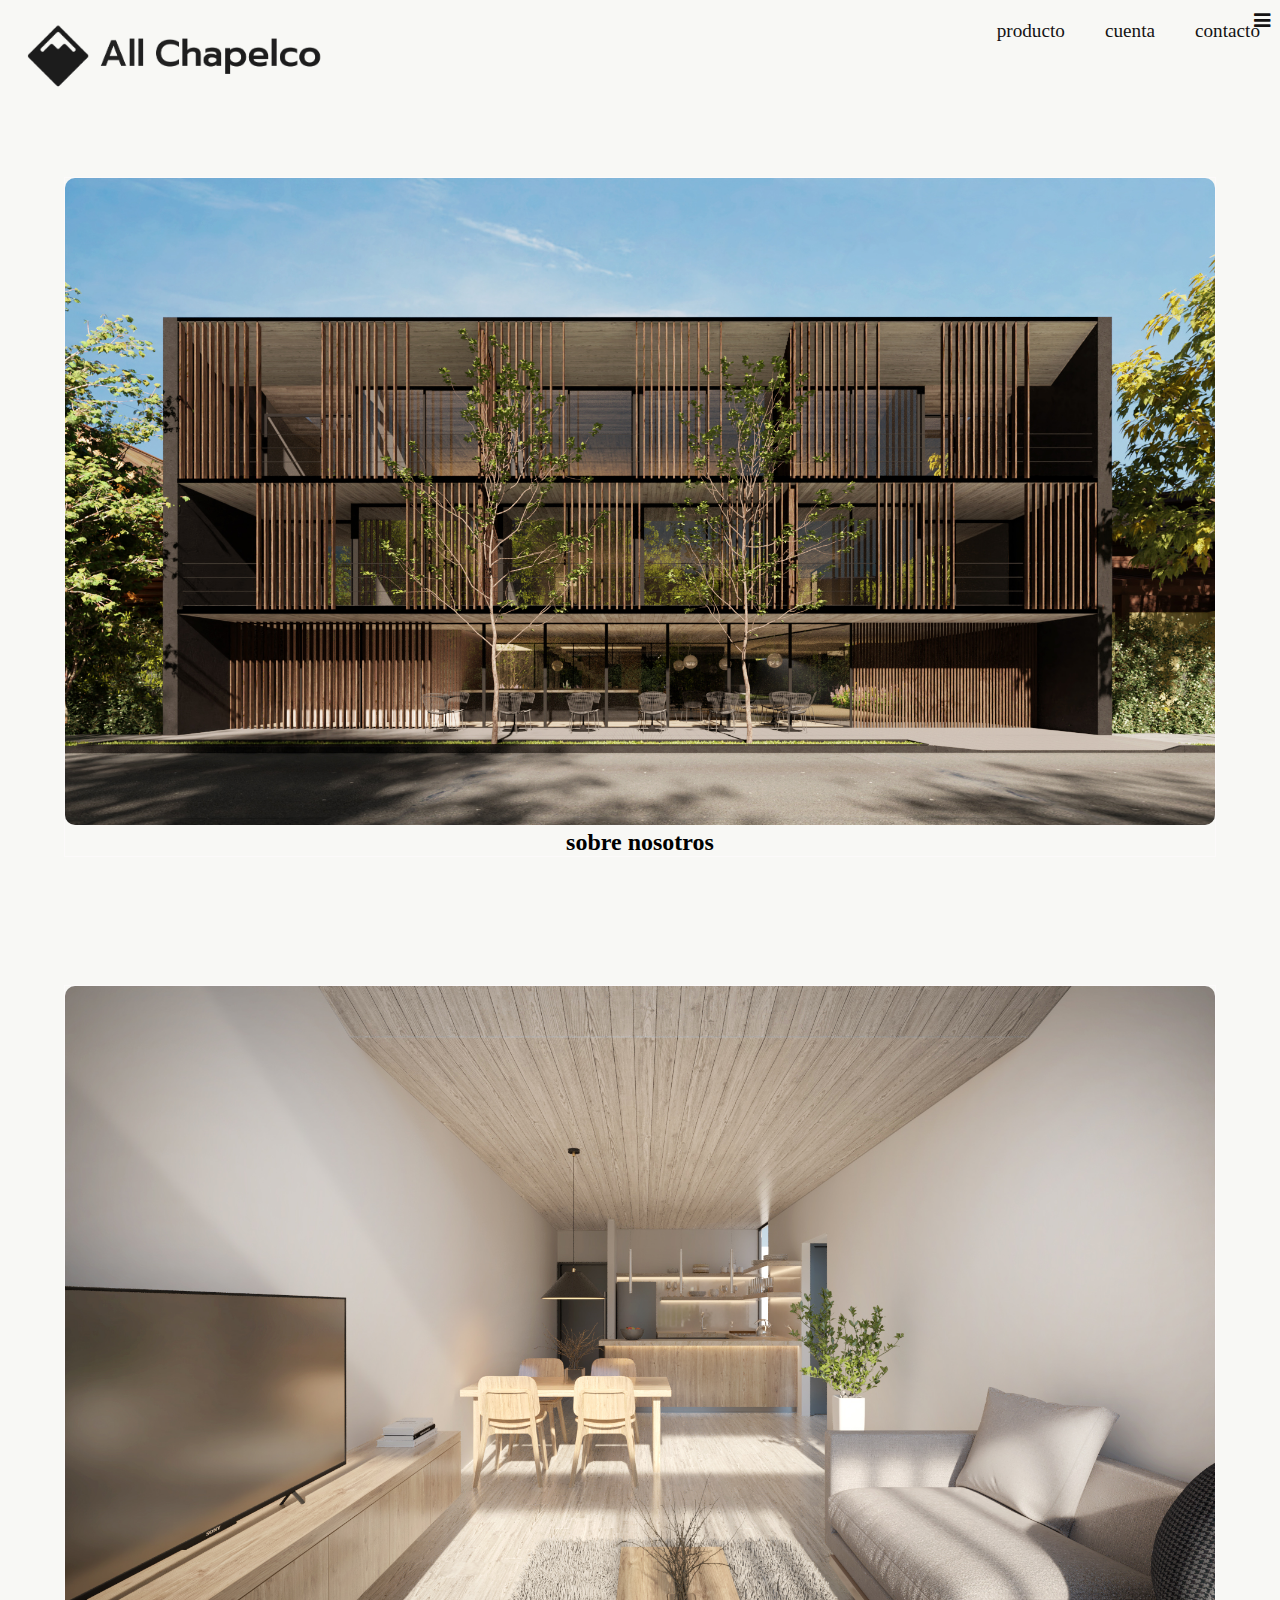
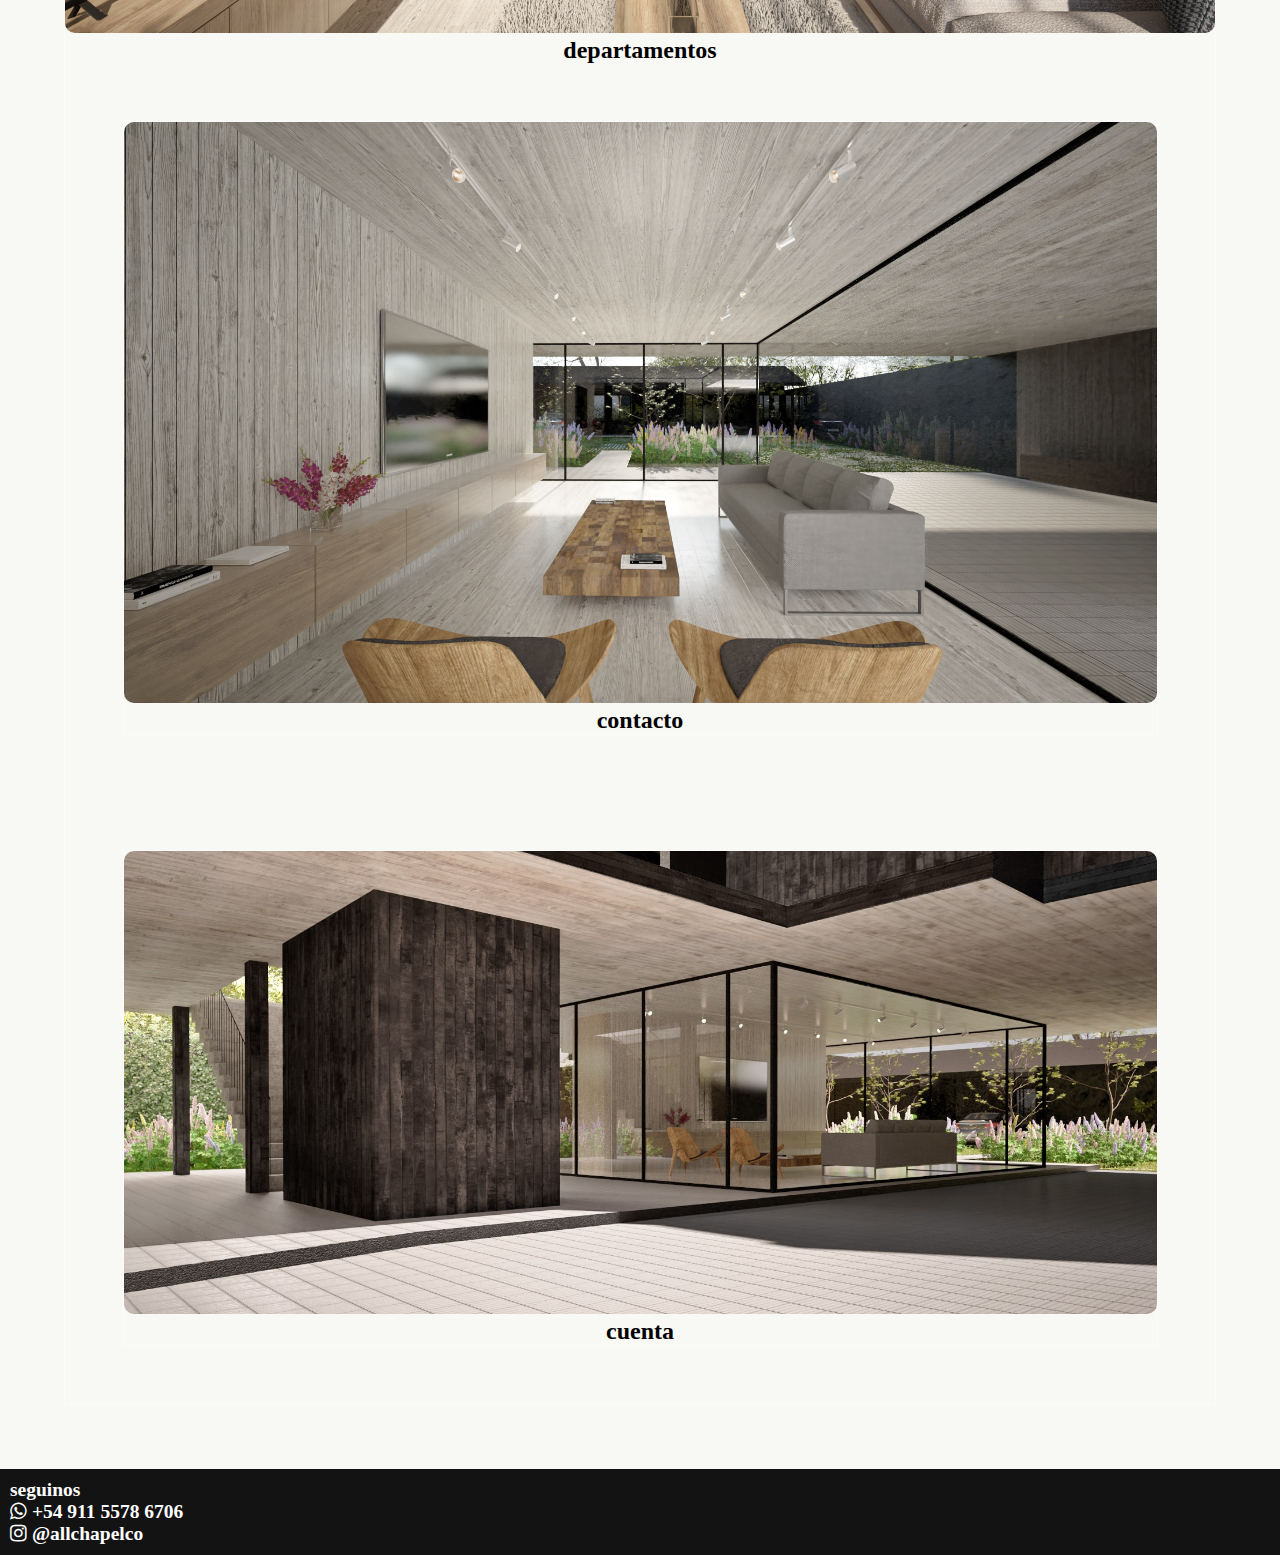
<file: index.HTML>
<!doctype html>
<html>
<head>
<title> All Chapelco departamentos </title>
<meta name="viewport" content="width=devicewidth,initial-scale=1.0">
<link rel="stylesheet" href="https://cdnjs.cloudflare.com/ajax/libs/font-awesome/4.7.0/css/font-awesome.min.css">
<link rel="stylesheet" href="trabajofinal.CSS"> 
</head>
<body>
   
    <header>
        <a href="index.HTML"><img class="logo" src="logo sin fondo.png"/></a>
       <a href="#" class="icono" onclick="MiFuncion()"> 
       <i class="fa fa-bars"></i> </a>

        <nav id="navegador" class="">

            <ul>
            <il><a href="productofinla.HTML.html">producto </a></il>
            <il><a href="cuentafinal.HTML">cuenta </a></il>
            <il><a href="contantofinal.HTML">contacto </a></il>
            </ul>
        <nav>
    </header>
    <main> 
        <div class="caja">
            <a href="sobrenosotros.html"> <img src="01. SMA FRENTE.jpg" class="imgcaja"> </a>
            <a img src="01. SMA FRENTE.jpg" class="imgcaja"> </a>
             <h2> sobre nosotros</h2>
            </div>
        <div class="caja">
            <a href="departamentos.html"> <img src="12. SMA INTERIOR 3.jpg" class="imgcaja"> </a>
            <a img src="12. SMA INTERIOR 3.jpg" class="imgcaja"> </a>
         <h2>departamentos</h2>
        <div class="caja">
                <a href="contacto.html"> <img src="09. SMA SUM.jpg" class="imgcaja"></a>
                <a img src="09. SMA SUM.jpg" class="imgcaja"></a>
                <h2>contacto</h2>
        </div>
        <div class="caja">
            <a href="cuentafinal.HTML"> <img src="07. ACCESO 2.jpg" class="imgcaja"></a>
            <h2>cuenta</h2>
    </div>
     </div>

    </main>

<footer>
    <h2> seguinos</h2>
    <h2> <i class=" fa fa-whatsapp"> </i> +54 911 5578 6706</h2>
    <h2> <i class="fa fa-instagram"> </i> @allchapelco</h2>
</footer>
<script>
    function MiFuncion() 
      /* aquí se define el ID del elemento que va a tomar la clase*/
      {var x = document.getElementById("navegador");
      if (x.className === "") 
      
         /* esta es la clase que se agrega al elemento con el*/
         {id="navegador"
        x.className += "mostrarmenu";} else {x.className = "";}}
    </script> 
</body>
</file>
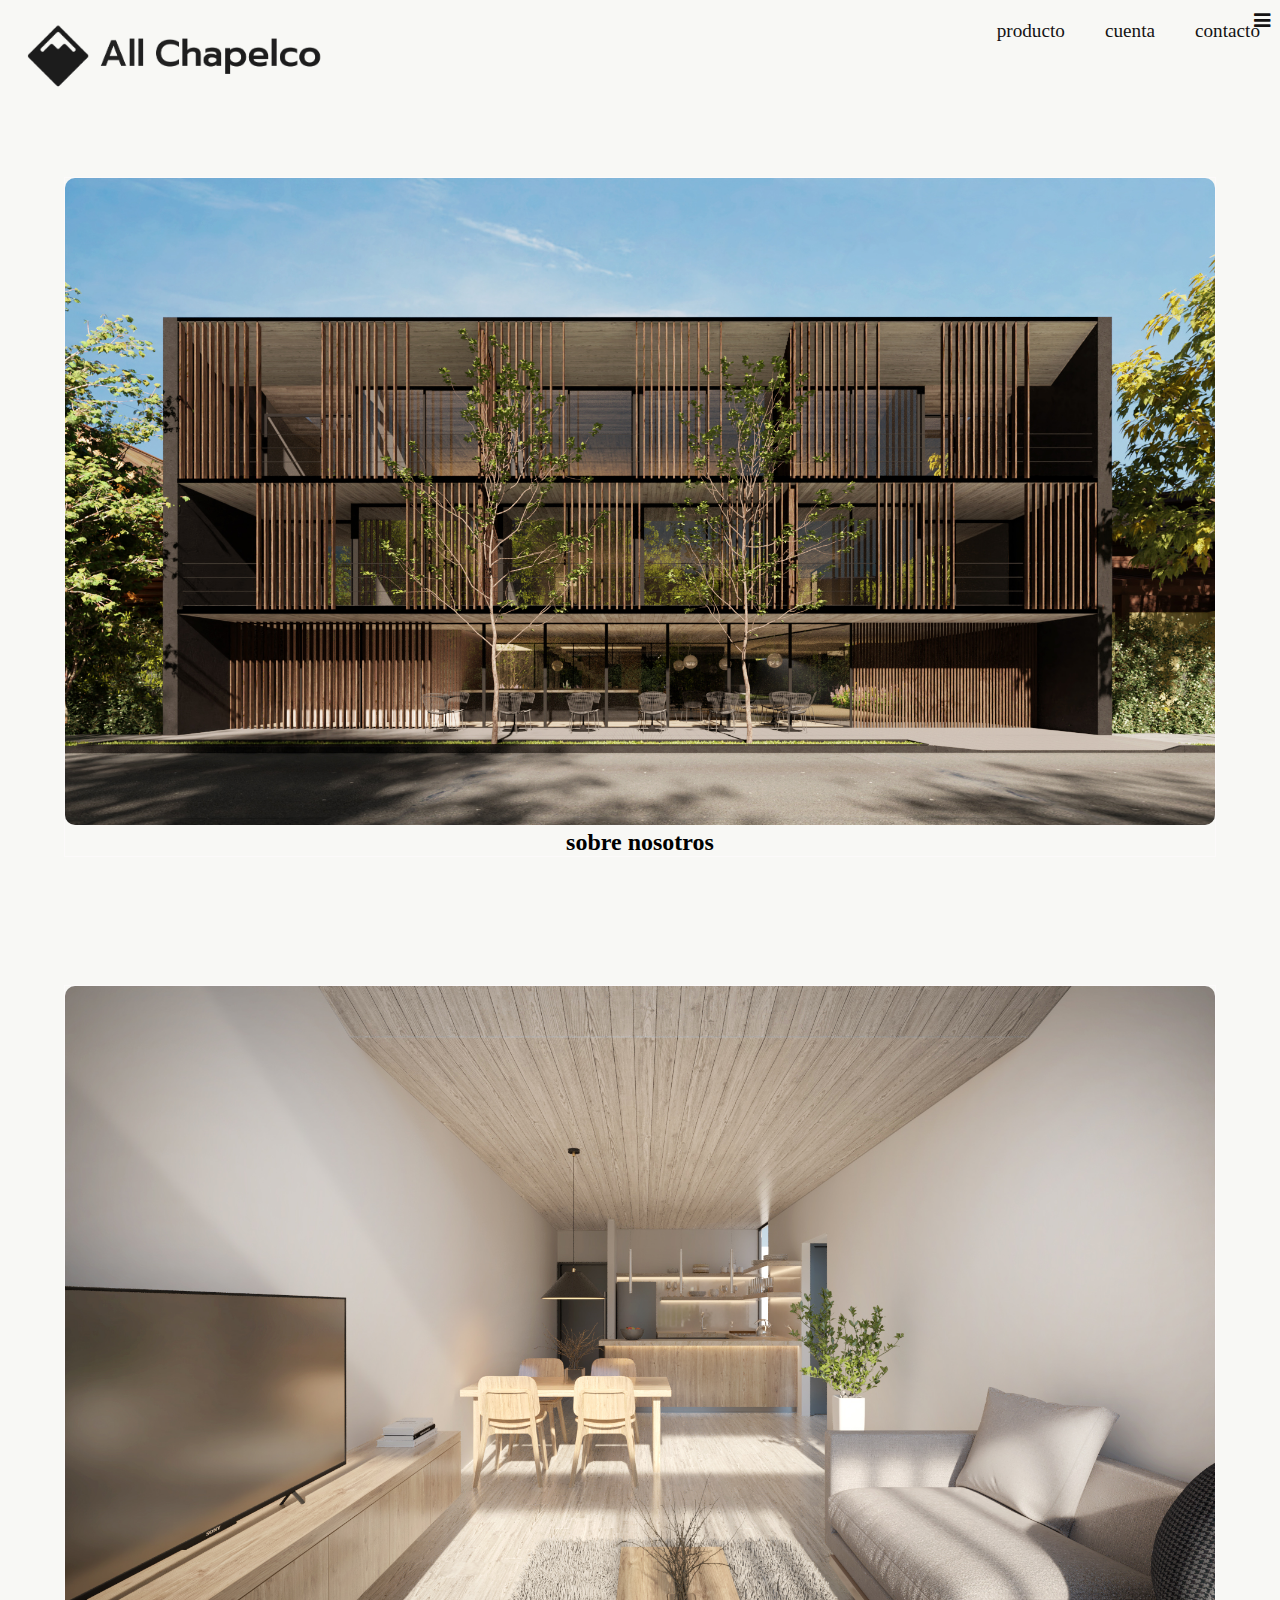
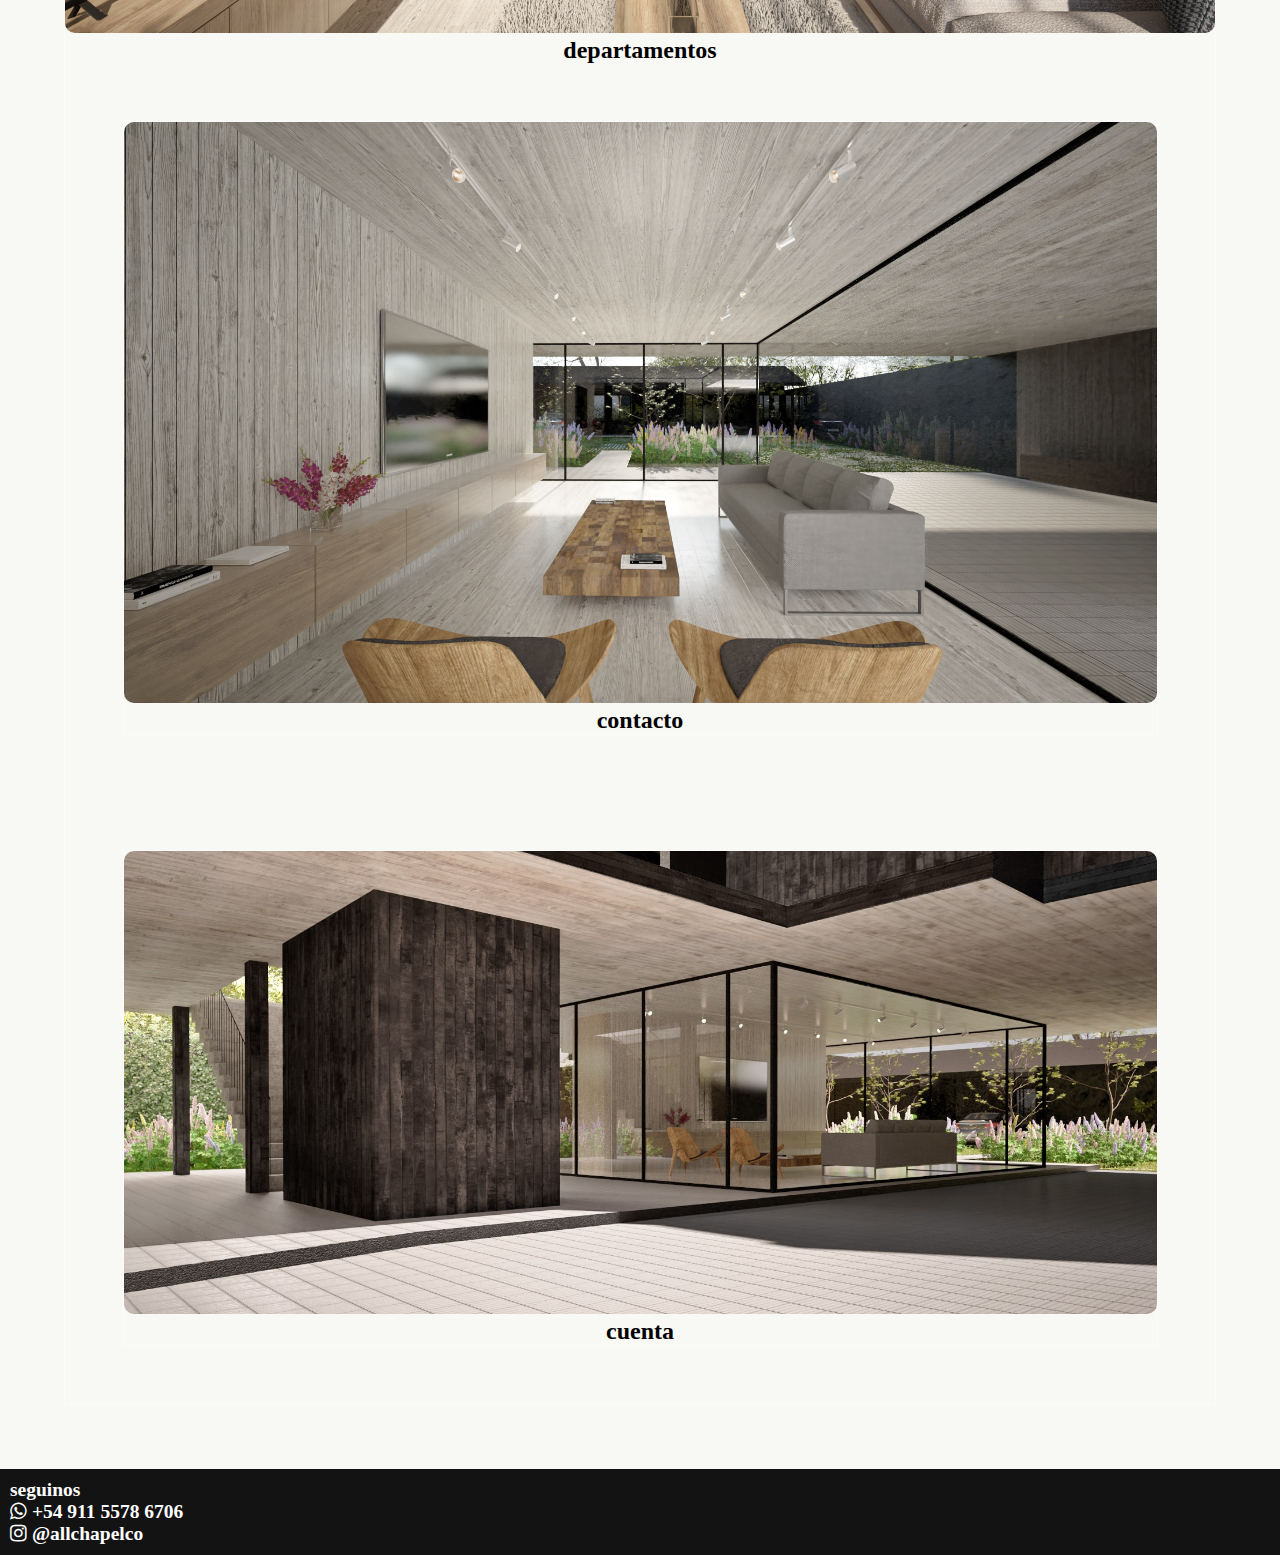
<file: index.html>
<!doctype html>
<html>
<head>
<title> All Chapelco departamentos </title>
<meta name="viewport" content="width=devicewidth,initial-scale=1.0">
<link rel="stylesheet" href="https://cdnjs.cloudflare.com/ajax/libs/font-awesome/4.7.0/css/font-awesome.min.css">
<link rel="stylesheet" href="trabajofinal.CSS"> 
</head>
<body>
   
    <header>
        <a href="index.html"><img class="logo" src="logo sin fondo.png"/></a>
       <a href="#" class="icono" onclick="MiFuncion()"> 
       <i class="fa fa-bars"></i> </a>

        <nav id="navegador" class="">

            <ul>
            <il><a href="productofinla.HTML.html">producto </a></il>
            <il><a href="cuentafinal.HTML">cuenta </a></il>
            <il><a href="contantofinal.HTML">contacto </a></il>
            </ul>
        <nav>
    </header>
    <main> 
        <div class="caja">
            <a href="sobrenosotros.html"> <img src="01. SMA FRENTE.jpg" class="imgcaja"> </a>
            <a img src="01. SMA FRENTE.jpg" class="imgcaja"> </a>
             <h2> sobre nosotros</h2>
            </div>
        <div class="caja">
            <a href="departamentos.html"> <img src="12. SMA INTERIOR 3.jpg" class="imgcaja"> </a>
            <a img src="12. SMA INTERIOR 3.jpg" class="imgcaja"> </a>
         <h2>departamentos</h2>
        <div class="caja">
                <a href="contacto.html"> <img src="09. SMA SUM.jpg" class="imgcaja"></a>
                <a img src="09. SMA SUM.jpg" class="imgcaja"></a>
                <h2>contacto</h2>
        </div>
        <div class="caja">
            <a href="cuentafinal.HTML"> <img src="07. ACCESO 2.jpg" class="imgcaja"></a>
            <h2>cuenta</h2>
    </div>
     </div>

    </main>

<footer>
    <h2> seguinos</h2>
    <h2> <i class=" fa fa-whatsapp"> </i> +54 911 5578 6706</h2>
    <h2> <i class="fa fa-instagram"> </i> @allchapelco</h2>
</footer>
<script>
    function MiFuncion() 
      /* aquí se define el ID del elemento que va a tomar la clase*/
      {var x = document.getElementById("navegador");
      if (x.className === "") 
      
         /* esta es la clase que se agrega al elemento con el*/
         {id="navegador"
        x.className += "mostrarmenu";} else {x.className = "";}}
    </script> 
</body>
</file>
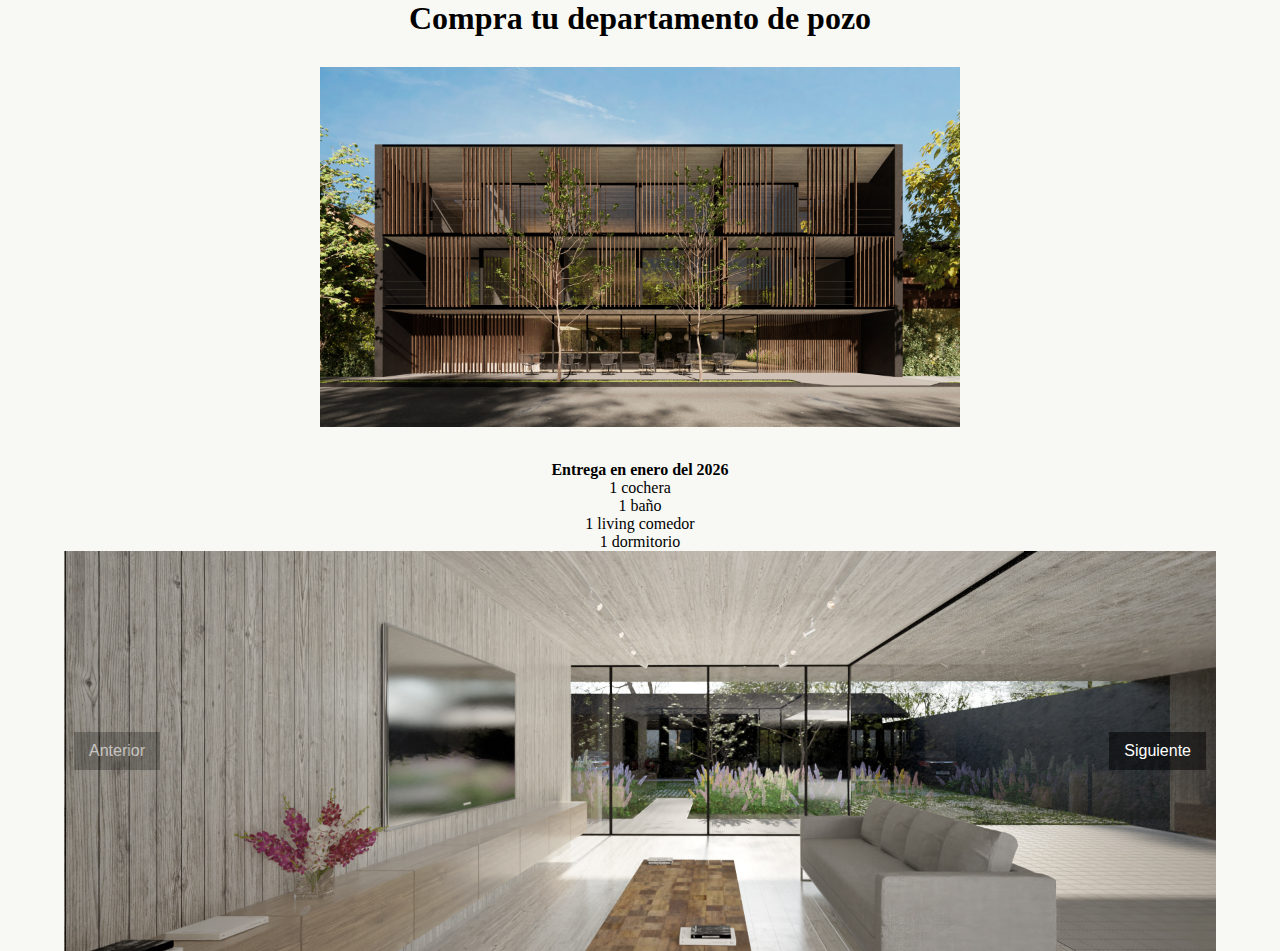
<file: anuncio.html>
<!doctype html>
<html>
<head>
<title> All Chapelco departamentos </title>
<meta name="viewport" content="width=devicewidth,initial-scale=1.0">
<link rel="stylesheet" href="https://cdnjs.cloudflare.com/ajax/libs/font-awesome/4.7.0/css/font-awesome.min.css">
<link rel="stylesheet" href="anuncio.css"> 

<body>
    <header>
</header>
<main>
    <h1>Compra tu departamento de pozo</h1>
    <div>
        <img src="01. SMA FRENTE.jpg" class="foto"> 
        <h4>Entrega en enero del 2026</h4>

        <p>1 cochera  </p>
        <p>1 baño  </p>
        <p> 1 living comedor </p>
        <p> 1 dormitorio </p>
    </div>
    <div class="slider-contenedor">
        <div class="slider">
          <div class="slide"><img src="09. SMA SUM.jpg"></div>
          <div class="slide"><img src="12. SMA INTERIOR 3.jpg"></div>
          <div class="slide"><img src="07. ACCESO 2.jpg"></div>
        </div>
        <button class="boton-anterior">Anterior</button>
        <button class="boton-siguiente">Siguiente</button>
      </div>
</main>

<script>
    document.addEventListener('DOMContentLoaded', function() {
      const sliderContenedor = document.querySelector('.slider-contenedor');
      const slider = document.querySelector('.slider');
      const slides = document.querySelectorAll('.slide');
      const botonAnterior = document.querySelector('.boton-anterior');
      const botonSiguiente = document.querySelector('.boton-siguiente');
   
      let indiceActual = 0;
      const numSlides = slides.length;
   
      function actualizarSlider() {
        slider.style.transform = `translateX(-${indiceActual * 100}vw)`;
        actualizarBotones();
      }
   
      function actualizarBotones() {
        botonAnterior.disabled = indiceActual === 0;
        botonSiguiente.disabled = indiceActual === numSlides - 1;
      }
   
      botonAnterior.addEventListener('click', function() {
        if (indiceActual > 0) {
          indiceActual--;
          actualizarSlider();
        }
      });
   
      botonSiguiente.addEventListener('click', function() {
        if (indiceActual < numSlides - 1) {
          indiceActual++;
          actualizarSlider();
        }
      });
   
      // Inicializar el slider
      actualizarSlider();
  });
  </script>







</body>
</file>
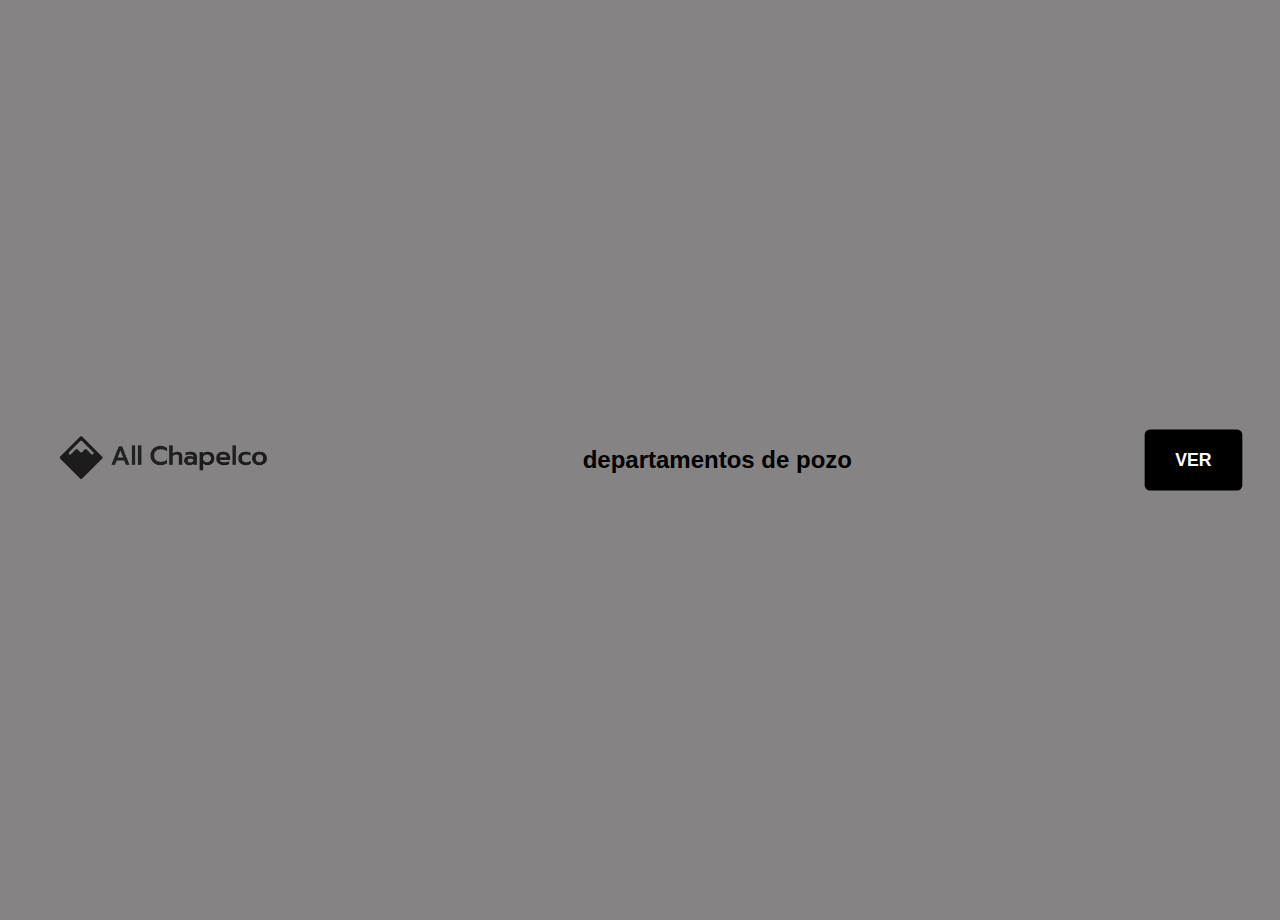
<file: anuncio2.html>
<!doctype html>
<html>
<head>
    <meta charset="UTF-8">
    <meta name="viewport" content="width=device-width, initial-scale=1.0">
    <title>Anuncio Promocional All Chapelco</title>
    <style>
        body, html {
            margin: 0;
            padding: 0;
            font-family: 'Montserrat', Arial, sans-serif;}
        
        .anuncio-promocional {
           background-color: rgb(133, 131, 131);
            padding: 10px 0;
            width: 100%}
       
        .contenedor-anuncio {
            max-width: 1200px;
            margin: 0 auto;
            display: flex;
            align-items: center;
            justify-content: space-between;
            flex-wrap: wrap;
            padding: 0 20px;
        height: 100vh;}
        
        .logo-anuncio img {
            height: 80px;
            width: auto;
        color: rgb(8, 7, 7);}
        
        .texto-anuncio h3 {
            font-family: 'Montserrat', sans-serif;
            font-size: 24px;
            font-weight: 700;
            color: rgb(0, 0, 0);
            margin: 0;}
        
        .boton {
            background-color: #000000;
            color: white;
            border: none;
            padding: 10px 15px;
            font-family: 'Montserrat', sans-serif;
            font-weight: 600;
            font-size: 16px;
            text-transform: uppercase;
            text-decoration: none;
            transition: all 0.3s ease;
            display: inline-block;
            border-radius: 5px;}
        
        .boton { background-color: rgb(0, 0, 0); transform: scale(1.05);}
        
        
        
    </style>
</head>
<body>
    <!-- Sección de anuncio promocional -->
    <div class="anuncio-promocional">
        <div class="contenedor-anuncio">
            <div class="logo-anuncio">
                <img src="logo sin fondo.png" alt="logoAllChapelco">
            </div>
            <div class="texto-anuncio">
                <h3>departamentos de pozo</h3>
            </div>
            <div class="boton">
                <a href ="index.html" class="boton" target="_blanck">ver</a>
            </div>
        </div>
    </div>
</body>
</html>
</file>
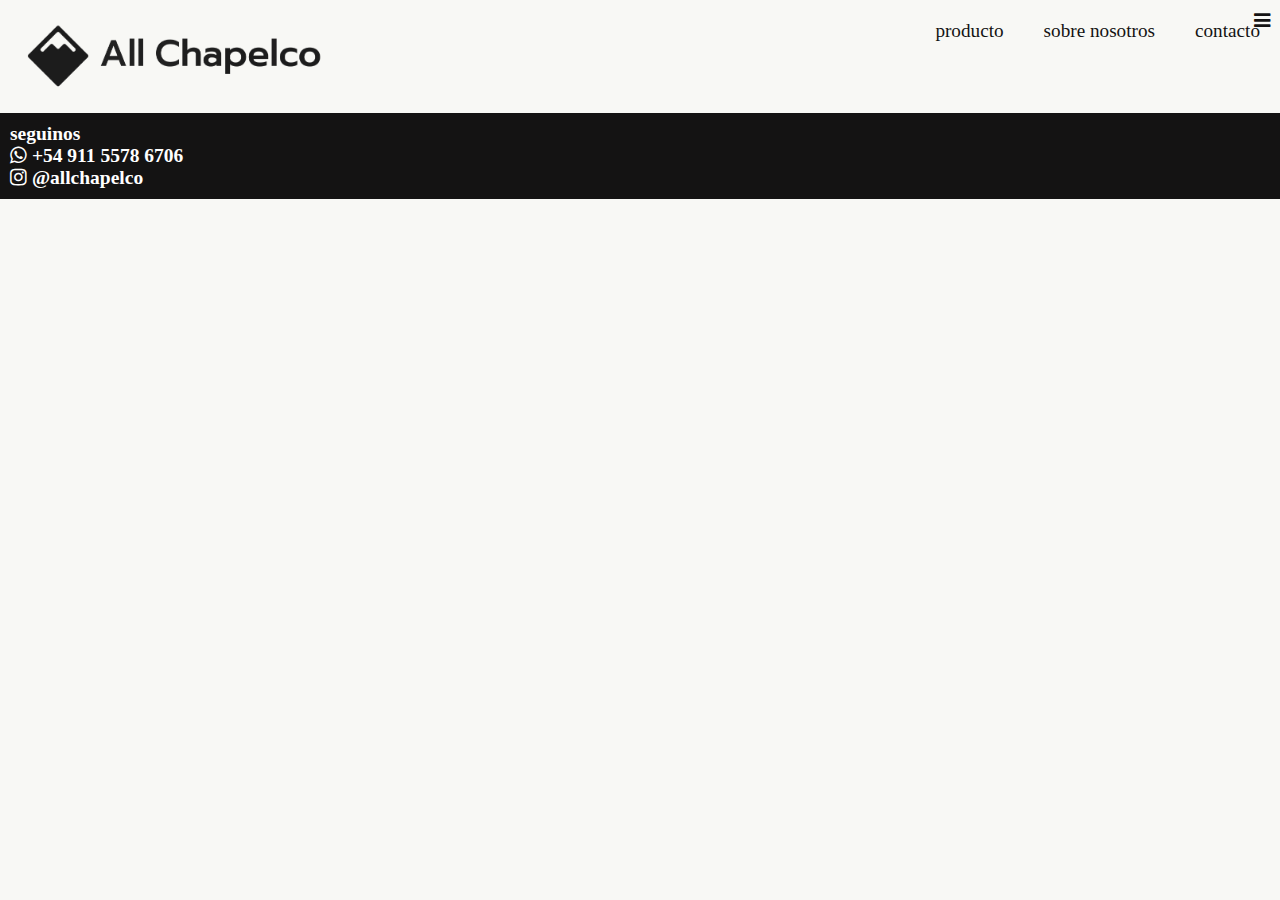
<file: contacto.html>
<!doctype html>
<html>
<head>
<title> All Chapelco departamentos </title>
<meta name="viewport" content="width=devicewidth,initial-scale=1.0">
<link rel="stylesheet" href="https://cdnjs.cloudflare.com/ajax/libs/font-awesome/4.7.0/css/font-awesome.min.css">
<link rel="stylesheet" href="trabajofinal.CSS"> 
</head>
<body>
   
    <header>
        <a href="index.html"><img class="logo" src="logo sin fondo.png"/></a>
       <a href="#" class="icono" onclick="MiFuncion()"> 
       <i class="fa fa-bars"></i> </a>

        <nav id="navegador" class="">

            <ul>
            <il><a href="productofinla.HTML.html">producto </a></il>
            <il><a href="sobrenosotros.html">sobre nosotros</a></il>
            <il><a href="contantofinal.HTML">contacto </a></il>
            </ul>
        <nav>
    </header>
    <footer>
        <h2> seguinos</h2>
        <h2> <i class=" fa fa-whatsapp"> </i> +54 911 5578 6706</h2>
        <h2> <i class="fa fa-instagram"> </i> @allchapelco</h2>
    </footer>
    <script>
        function MiFuncion() 
          /* aquí se define el ID del elemento que va a tomar la clase*/
          {var x = document.getElementById("navegador");
          if (x.className === "") 
          
             /* esta es la clase que se agrega al elemento con el*/
             {id="navegador"
            x.className += "mostrarmenu";} else {x.className = "";}}
        </script> 
    </body>
</file>
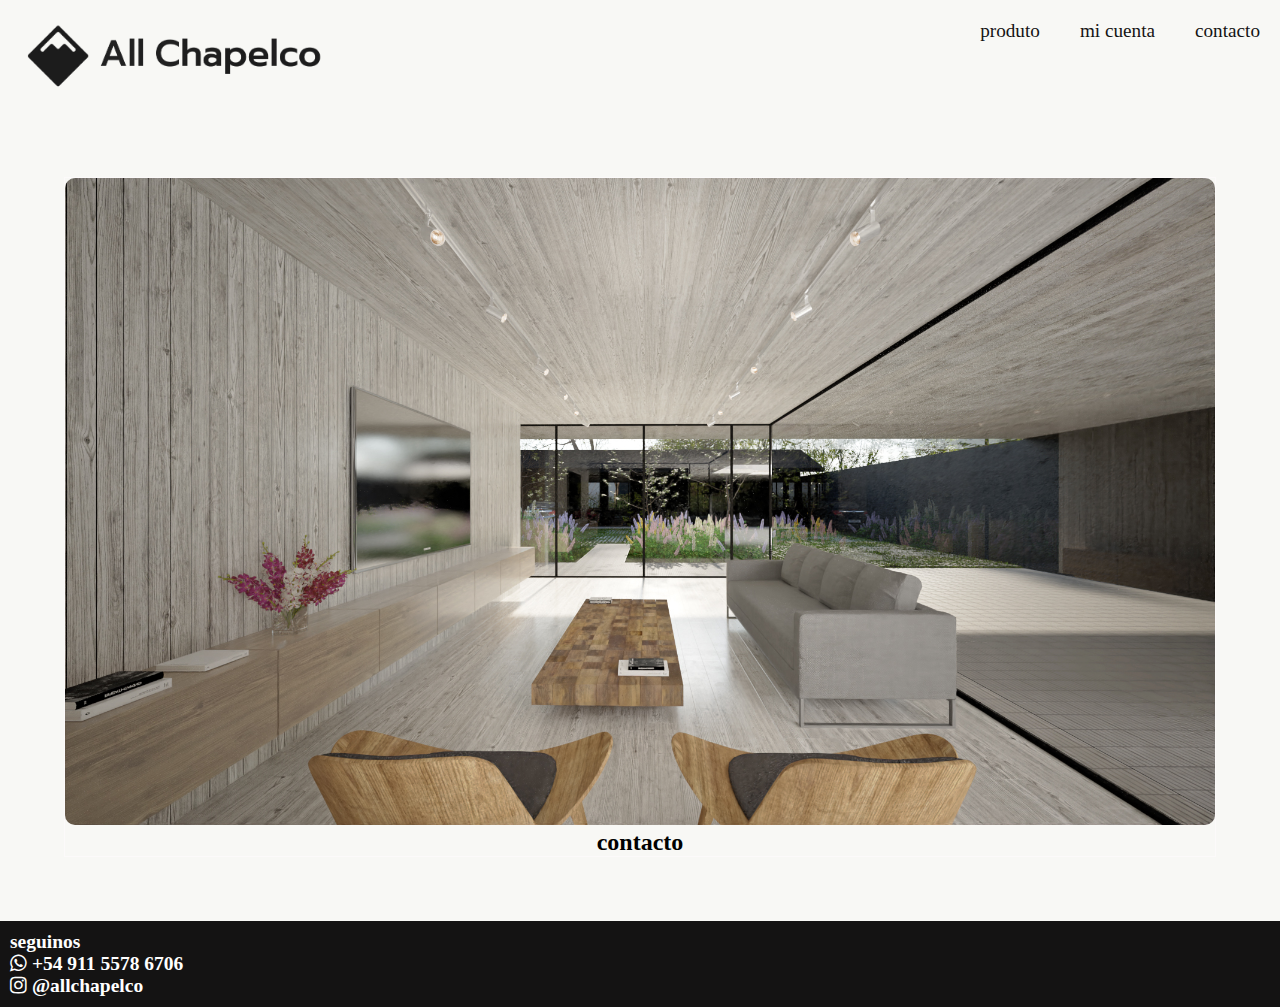
<file: contactofinal.HTML>
<!doctype html>
<html>
<head>
<title> All Chapelco departamentos </title>
<meta name="viewport" content="width=devicewidth,initial-scale=1.0">
<link rel="stylesheet" href="https://cdnjs.cloudflare.com/ajax/libs/font-awesome/4.7.0/css/font-awesome.min.css">
<link rel="stylesheet" href="trabajofinal.CSS"> 
</head>
<body>
   
    <header>
        <a href="index.HTML"><img class="logo" src="logo sin fondo.png"/></a>
        <nav>
            <ul>
            <il><a href="productofinla.HTML.html">produto </a></il>
           <il><a href="micuentafinal.HTML">mi cuenta </a></il>
            <il><a href="contantofinal.HTML">contacto </a></il>
            </ul>
        <nav>
    </header>
    <main> 
        <div class="caja">
                <a href="contanto.HTML"> <img src="09. SMA SUM.jpg" class="imgcaja"> </a>
                <a img src="09. SMA SUM.jpg" class="imgcaja"></a>
                <h2>contacto</h2>
        </div>

    </main>
</body>
<footer>
    <h2> seguinos</h2>
    <h2><i class=" fa fa-whatsapp"> </i> +54 911 5578 6706</h2>
    <h2><i class="fa fa-instagram"> </i> @allchapelco</h2>
</footer>
</file>
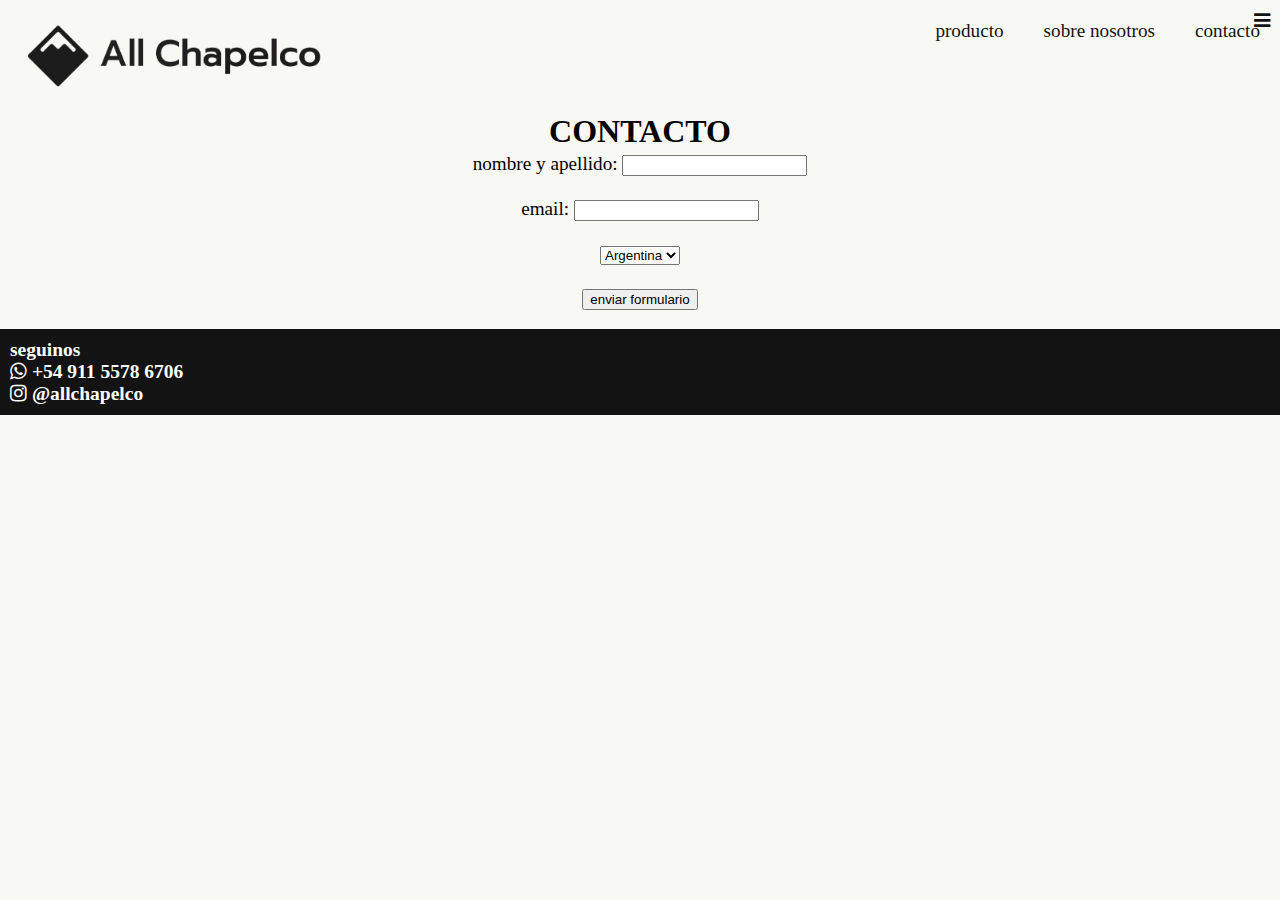
<file: contantofinal.HTML>
<!doctype html>
<html>
<head>
<title> All Chapelco departamentos </title>
<meta name="viewport" content="width=devicewidth,initial-scale=1.0">
<link rel="stylesheet" href="https://cdnjs.cloudflare.com/ajax/libs/font-awesome/4.7.0/css/font-awesome.min.css">
<link rel="stylesheet" href="trabajofinal.CSS"> 
</head>
<body>
   
    <header>
        <a href="index.html"><img class="logo" src="logo sin fondo.png"/></a>
       <a href="#" class="icono" onclick="MiFuncion()"> 
       <i class="fa fa-bars"></i> </a>


        <nav id="navegador" class="">
            <ul>
            <il><a href="productofinla.HTML.html">producto </a></il>
            <il><a href="sobrenosotros.html">sobre nosotros</a></il>
            <il><a href="contantofinal.HTML">contacto </a></il>
            </ul>
        <nav>
    </header>
    <main> 
        <h1>CONTACTO</h1>
        <form action="respuesta.html" method="post">
            <p><label>nombre y apellido:</label> <input type="text" name="nombre" required></p>
            <p><label>email:</label> <input type="email" name="email" required></p>
            <p><select name="pais">
<option>Argentina</option>
<option>Braisil</option>
<option>Uruguay</option>
<option>Chile</option>
            </select></p> 
            <p><input type="submit" value="enviar formulario"></p>
        </form>
    </main>
<footer>
    <h2> seguinos</h2>
    <h2><i class=" fa fa-whatsapp"> </i> +54 911 5578 6706</h2>
    <h2><i class="fa fa-instagram"> </i> @allchapelco</h2>
</footer>
<script>
    function MiFuncion() 
      /* aquí se define el ID del elemento que va a tomar la clase*/
      {var x = document.getElementById("navegador");
      if (x.className === "") 
      
         /* esta es la clase que se agrega al elemento con el*/
         {id="navegador"
        x.className += "mostrarmenu";} else {x.className = "";}}
    </script> 
    </body>
</file>
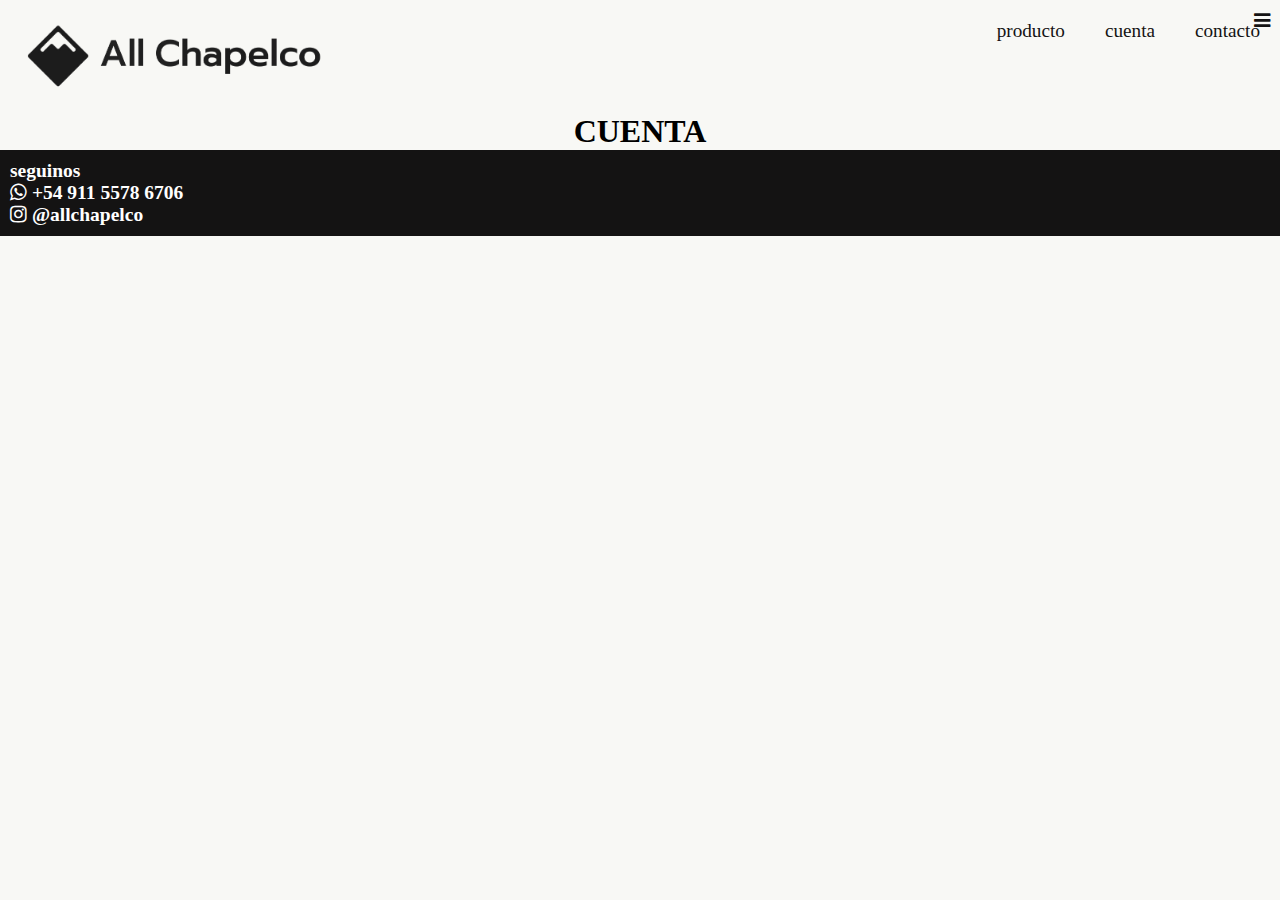
<file: cuentafinal.HTML>
<!DOCTYPE html> 
<html>
<head>
<title> All Chapelco departamentos </title>
<meta name="viewport" content="width=devicewidth,initial-scale=1.0">
<link rel="stylesheet" href="https://cdnjs.cloudflare.com/ajax/libs/font-awesome/4.7.0/css/font-awesome.min.css">
<link rel="stylesheet" href="trabajofinal.CSS"> 
</head>
<body>
   
    <header>
        <a href="index.html"><img class="logo" src="logo sin fondo.png"/></a>
        <a href="#" class="icono" onclick="MiFuncion()"> 
            <i class="fa fa-bars"></i> </a>
     
        <nav id="navegador" class="">
            <ul>
            <il><a href="productofinla.HTML.html">producto </a></il>
           <il><a href="cuentafinal.HTML">cuenta </a></il>
            <il><a href="contantofinal.HTML">contacto </a></il>
            </ul>
        <nav>
    </header>
    <main> 
<h1>CUENTA</h1>
    </main>
<footer>
    <h2> seguinos</h2>
    <h2><i class=" fa fa-whatsapp"> </i> +54 911 5578 6706</h2>
    <h2><i class="fa fa-instagram"> </i> @allchapelco</h2>
</footer>
<script>
    function MiFuncion() 
      /* aquí se define el ID del elemento que va a tomar la clase*/
      {var x = document.getElementById("navegador");
      if (x.className === "") 
      
         /* esta es la clase que se agrega al elemento con el*/
         {id="navegador"
        x.className += "mostrarmenu";} else {x.className = "";}}
    </script>
    </body>
</file>
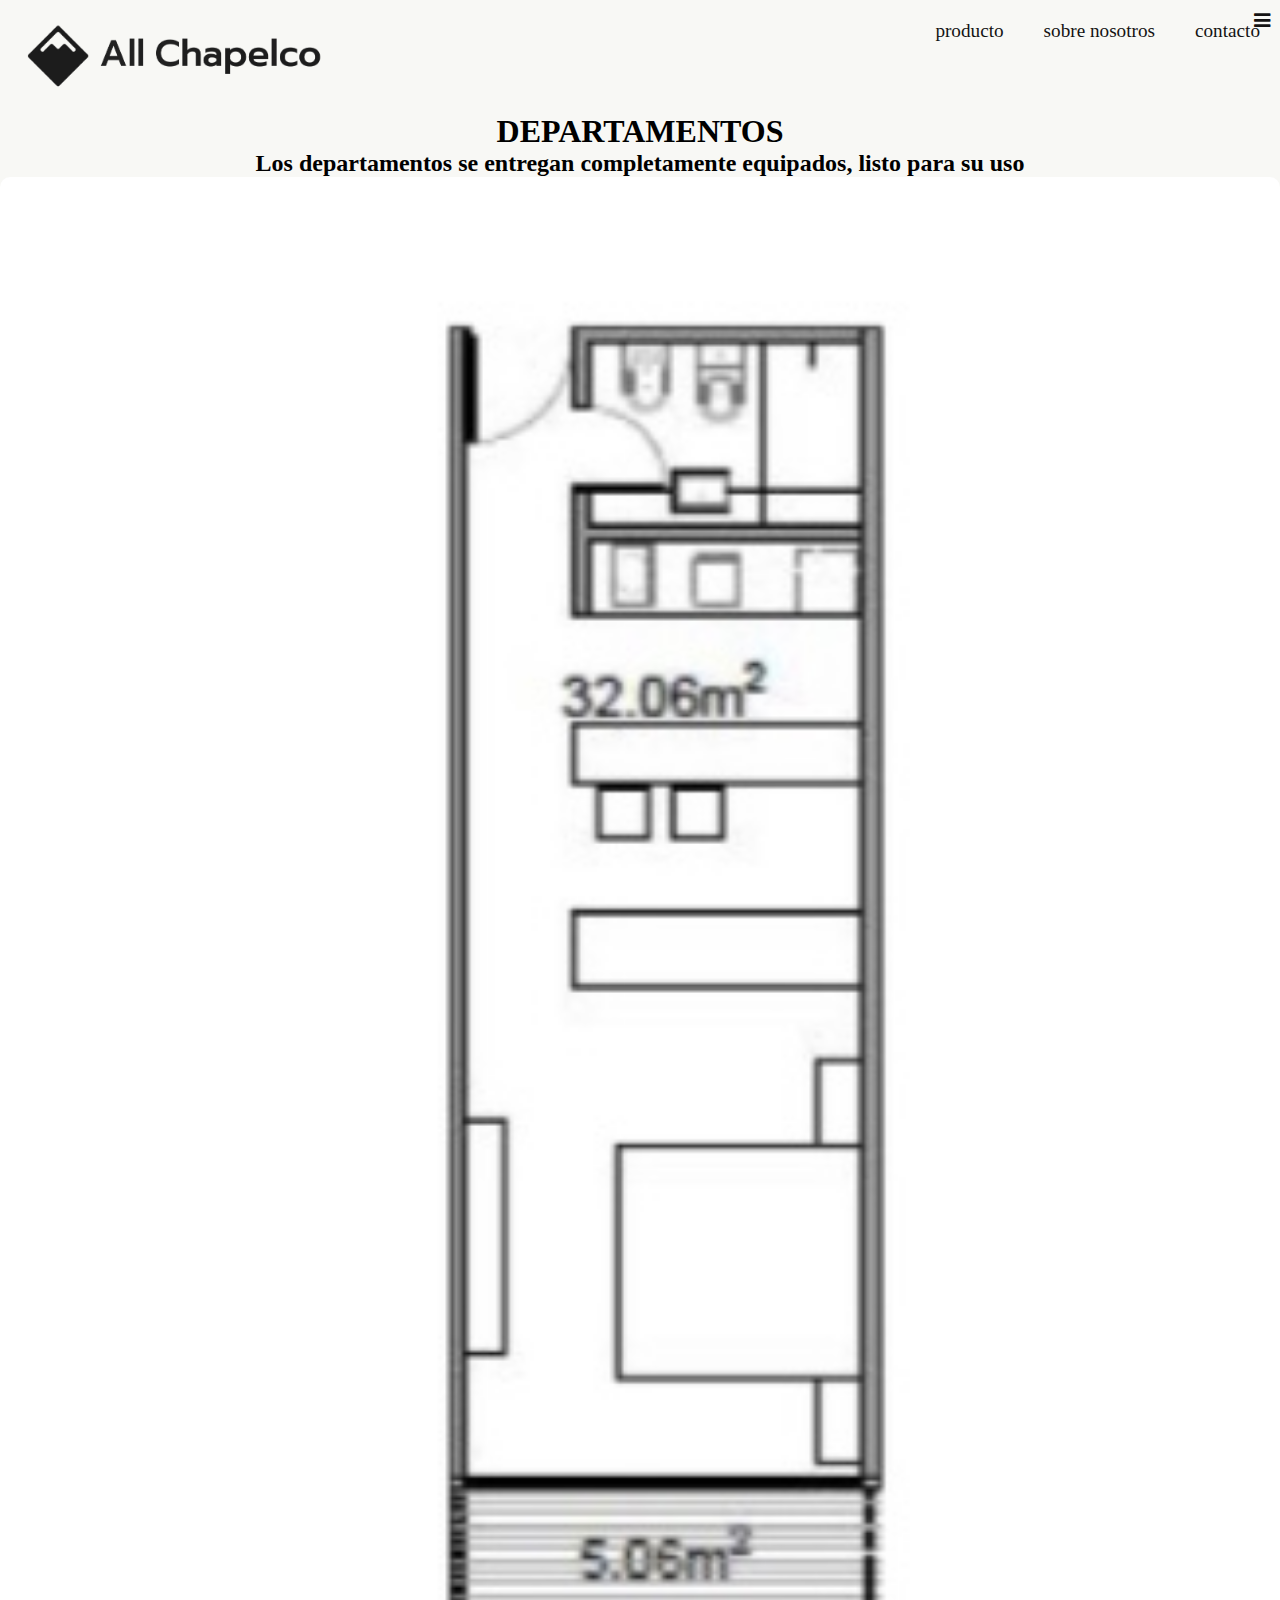
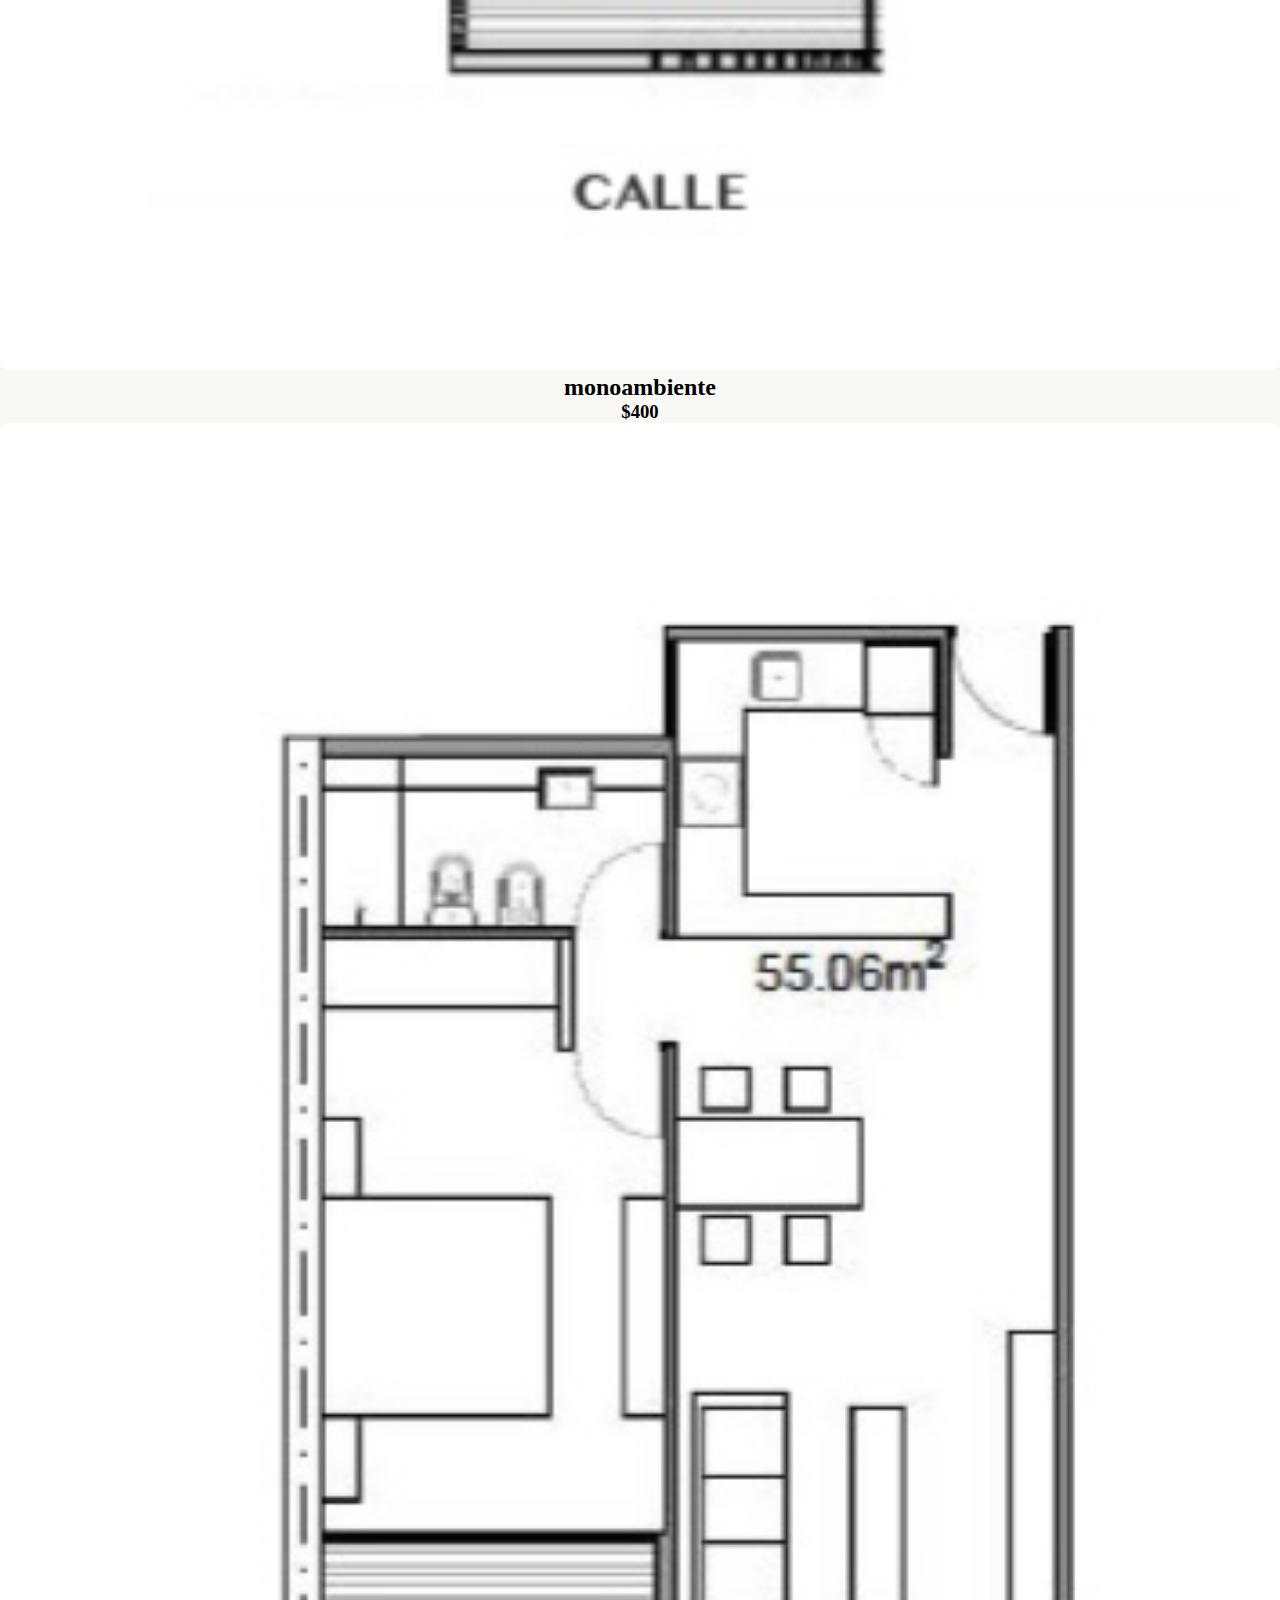
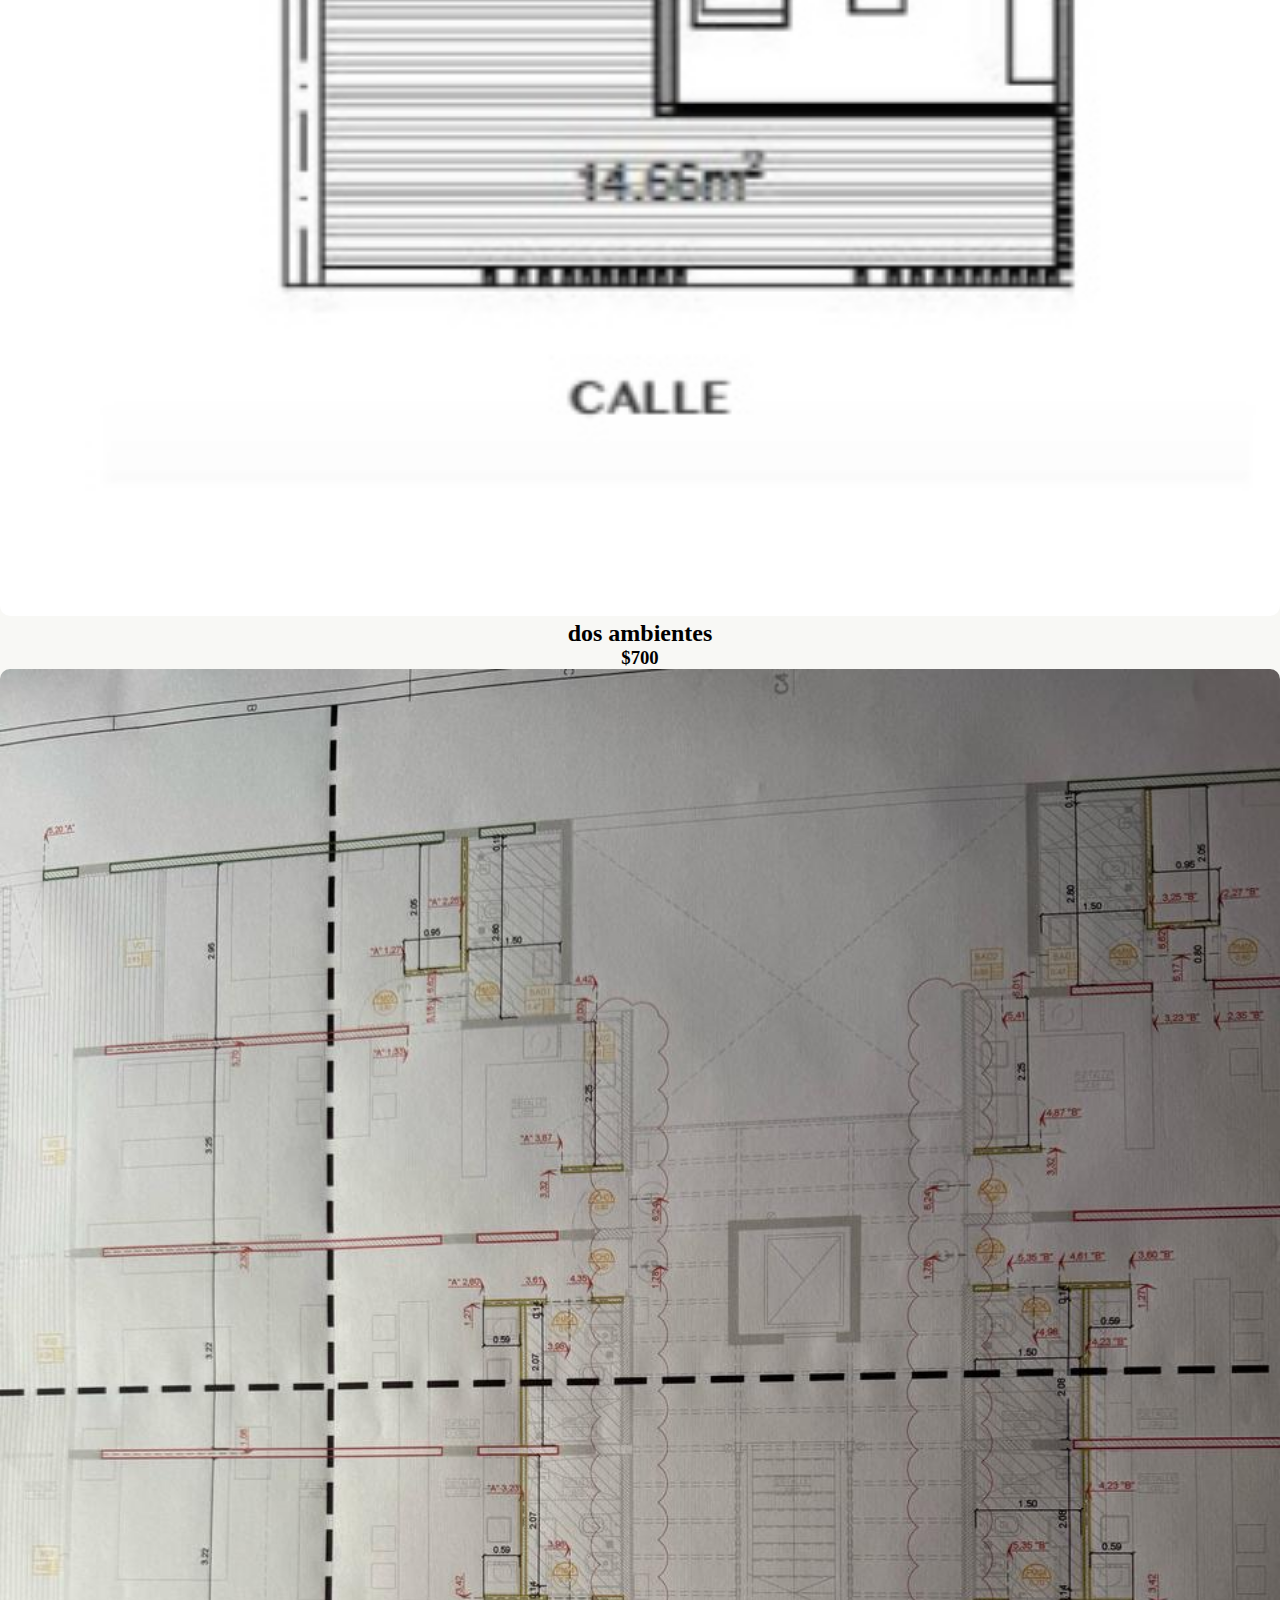
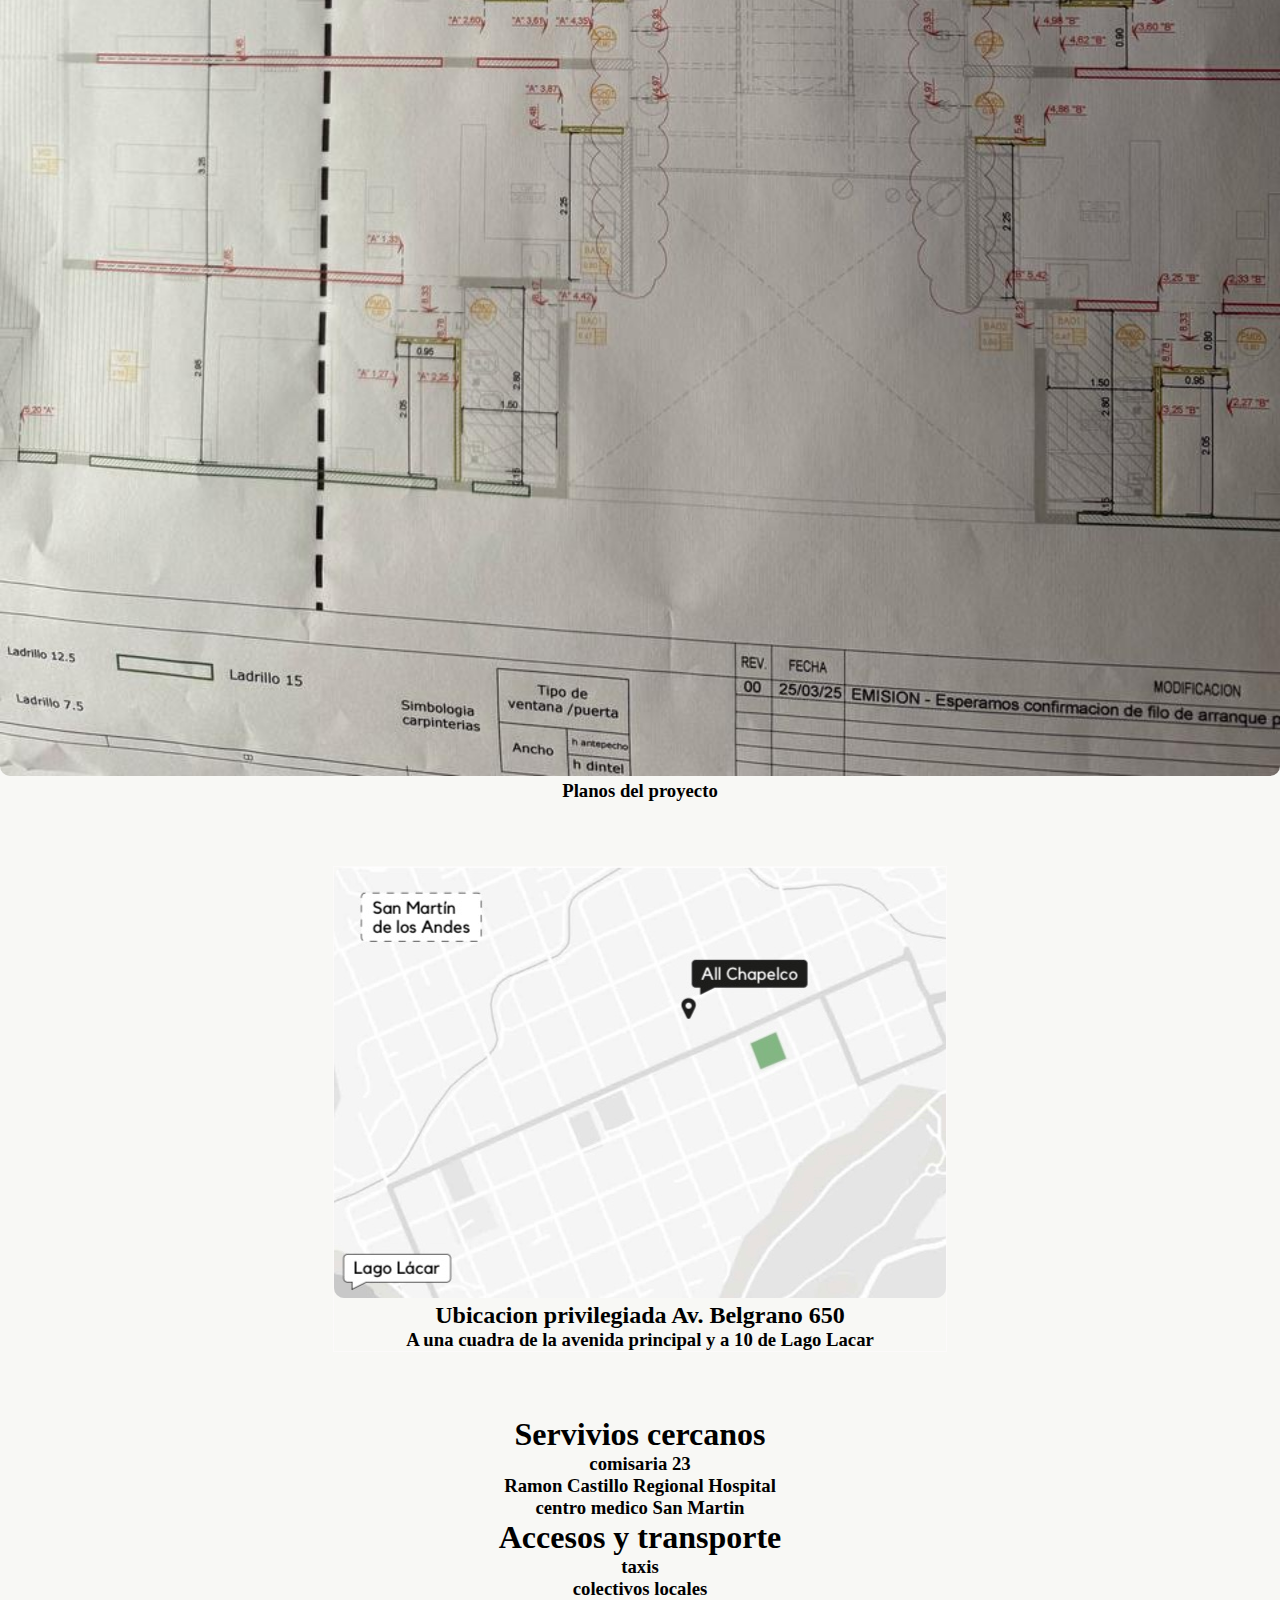
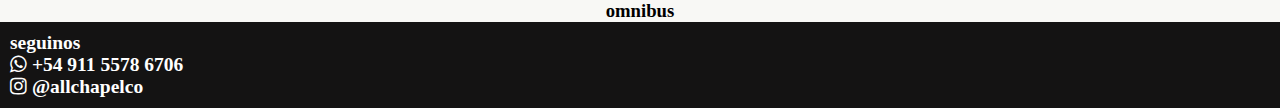
<file: departamentos.html>
<!doctype html>
<html>
<head>
<title> All Chapelco departamentos </title>
<meta name="viewport" content="width=devicewidth,initial-scale=1.0">
<link rel="stylesheet" href="https://cdnjs.cloudflare.com/ajax/libs/font-awesome/4.7.0/css/font-awesome.min.css">
<link rel="stylesheet" href="trabajofinal.CSS"> 
</head>
<body>
   
    <header>
        <a href="index.html"><img class="logo" src="logo sin fondo.png"/></a>
       <a href="#" class="icono" onclick="MiFuncion()"> 
       <i class="fa fa-bars"></i> </a>

        <nav id="navegador" class="">

            <ul>
            <il><a href="productofinla.HTML.html">producto </a></il>
            <il><a href="sobrenosotros.html">sobre nosotros </a></il>
            <il><a href="contantofinal.HTML">contacto </a></il>
            </ul>
        <nav>
    </header>
    <main> 
<h1> DEPARTAMENTOS</h1>
        <h2> Los departamentos se entregan completamente equipados, listo para su uso</h2>
       <div class="contenedora">
        <div class="caja2">
          <img src="monoambiente.jpg" class="imgcaja"> 
            <h2>monoambiente</h2>
            <h3>$400</h3>

        </div>

    <div class="caja2">
           <img src="dosambientes.jpg" class="imgcaja"> 
            <h2>dos ambientes</h2>  
            <h3>$700</h3>
        </div>
        
        <div class="caja2">
            <img src="planos.jpg" class="planos"> 
           <h3>Planos del proyecto</h3>  
         </div>

        <div class="caja">
           <img src="mapaubicacion.jpg" class="imgcaja"> 
            <h2> Ubicacion privilegiada Av. Belgrano 650</h2>
            <h3>A una cuadra de la avenida principal y a 10 de Lago Lacar</h3>
        </div>

   <div class="caja2">
   <h1>Servivios cercanos </h1>
   <h3>comisaria 23</h3>
   <h3>Ramon Castillo Regional Hospital</h3>
   <h3>centro medico San Martin</h3>
   </div>
   <div class="caja2">
    <h1>Accesos y transporte </h1>
    <h3>taxis</h3>
    <h3>colectivos locales</h3>
    <h3>omnibus</h3>
</div>

</div>
    </main>


    <footer>
        <h2> seguinos</h2>
        <h2> <i class=" fa fa-whatsapp"> </i> +54 911 5578 6706</h2>
        <h2> <i class="fa fa-instagram"> </i> @allchapelco</h2>
    </footer>
    <script>
        function MiFuncion() 
          /* aquí se define el ID del elemento que va a tomar la clase*/
          {var x = document.getElementById("navegador");
          if (x.className === "") 
          
             /* esta es la clase que se agrega al elemento con el*/
             {id="navegador"
            x.className += "mostrarmenu";} else {x.className = "";}}
        </script> 
    </body>
</file>
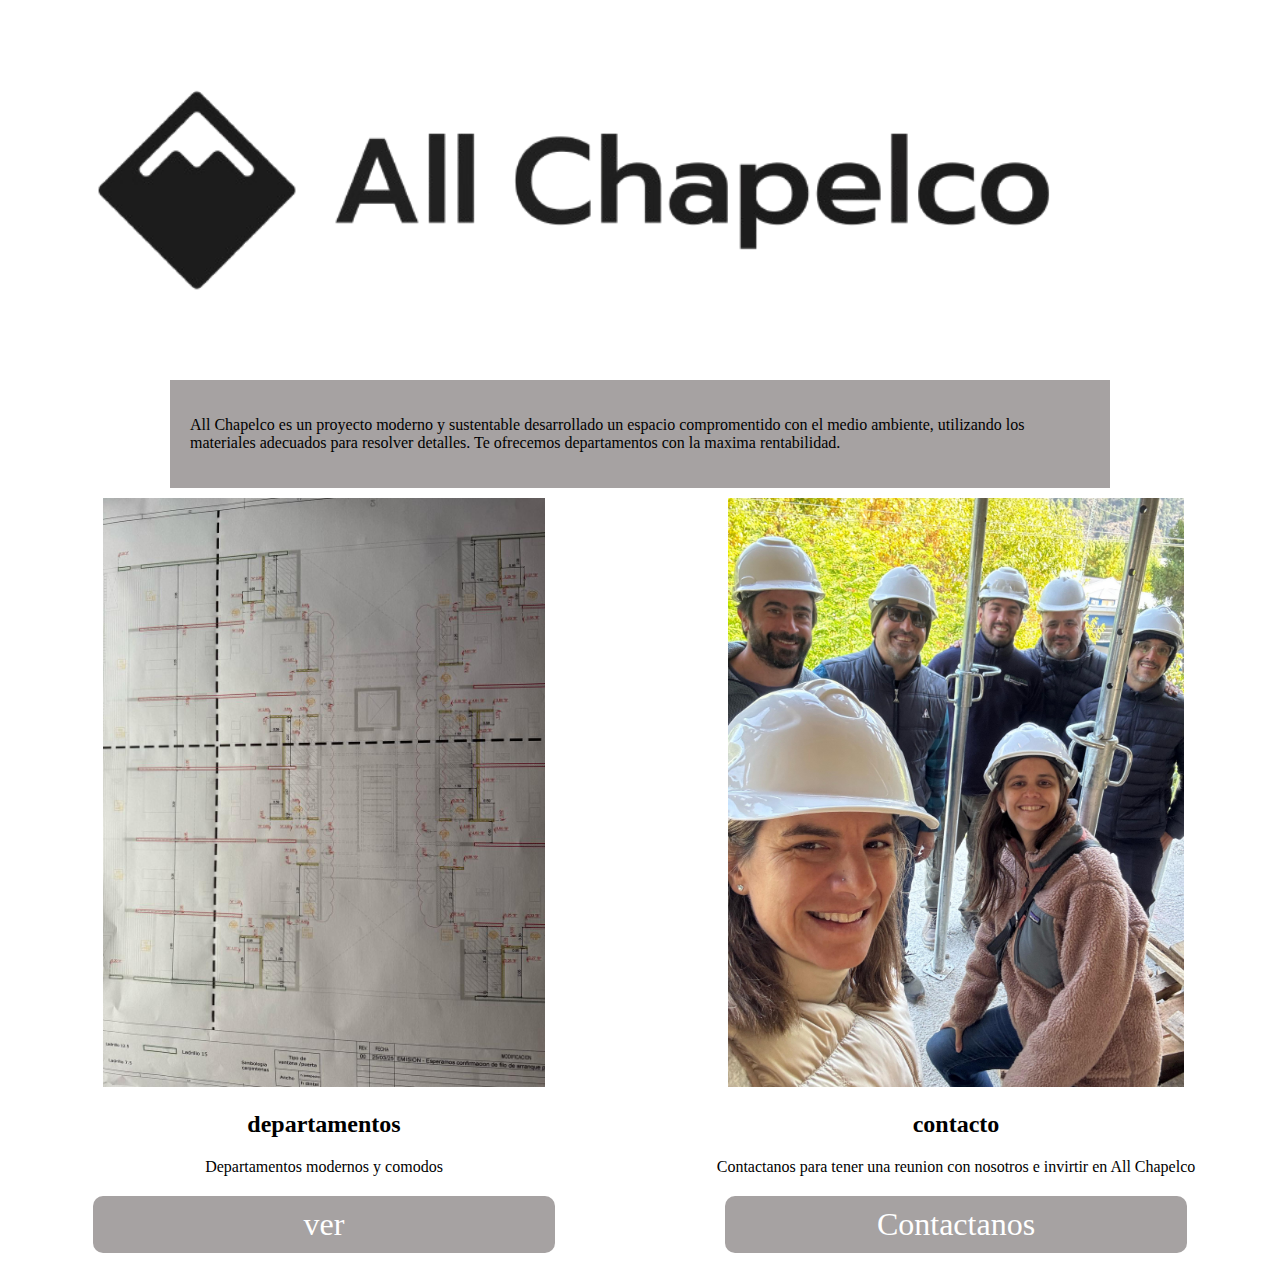
<file: emailmkt.html>
<!doctype html>
<html>
<head>
<title> All Chapelco departamentos </title>
<meta name="viewport" content="width=devicewidth,initial-scale=1.0">
<link rel="stylesheet" href="https://cdnjs.cloudflare.com/ajax/libs/font-awesome/4.7.0/css/font-awesome.min.css">
</head>

<body>
<a href=" https://julietasegatorri.github.io/allchapelco/"><img   style="width: 90%; justify-content: center;"  src="https://julietasegatorri.github.io/allchapelco/logo%20sin%20fondo.png"></a>

<div style="max-width: 900px ;padding: 20px; margin: auto; background-color: rgb(166, 162, 162) ;">
    <p> All Chapelco es un proyecto moderno y sustentable desarrollado un espacio compromentido con el medio ambiente, utilizando los materiales adecuados para resolver detalles. Te ofrecemos departamentos con la maxima rentabilidad. </p>
</div>

<div style=" display: flex; flex-flow: wrap; justify-content: center;">
    <div style="width: 50%; min-width: 350px ; text-align: center; margin-top: 10px">
        <img   style="width: 70%;"  src="https://julietasegatorri.github.io/allchapelco/planos.jpg">
        <h2 style="text-align: center;"> departamentos</h2>
        <p style="text-align: center;" >Departamentos modernos y comodos</p>
        <a  style="background-color:  rgb(166, 162, 162); text-decoration: none; padding: 10px; border-radius: 10px; width: 70%; display: block; margin: 20px auto; text-align: center; font-size: xx-large; color: white"       href="https://julietasegatorri.github.io/allchapelco/productofinla.HTML.html"> ver </a>
    </div>
    <div style="width: 50%; min-width: 350px ; text-align: center; margin-top: 10px;"> 
        <img    style="width: 72%; "   src="https://julietasegatorri.github.io/allchapelco/somosallchapelco5.jpg">
        <h2 style="text-align: center;">contacto</h2>
        <p style=" text-align: center;">Contactanos para tener una reunion con nosotros e invirtir en All Chapelco</p>
        <a   style="background-color: rgb(166, 162, 162); text-decoration: none; padding: 10px; border-radius: 10px; width: 70%; display: block; margin: 20px auto; text-align: center; font-size: xx-large; color: white;"     href="https://julietasegatorri.github.io/allchapelco/contantofinal.HTML"> Contactanos</a>
    </div>
</div>




</body>
</file>
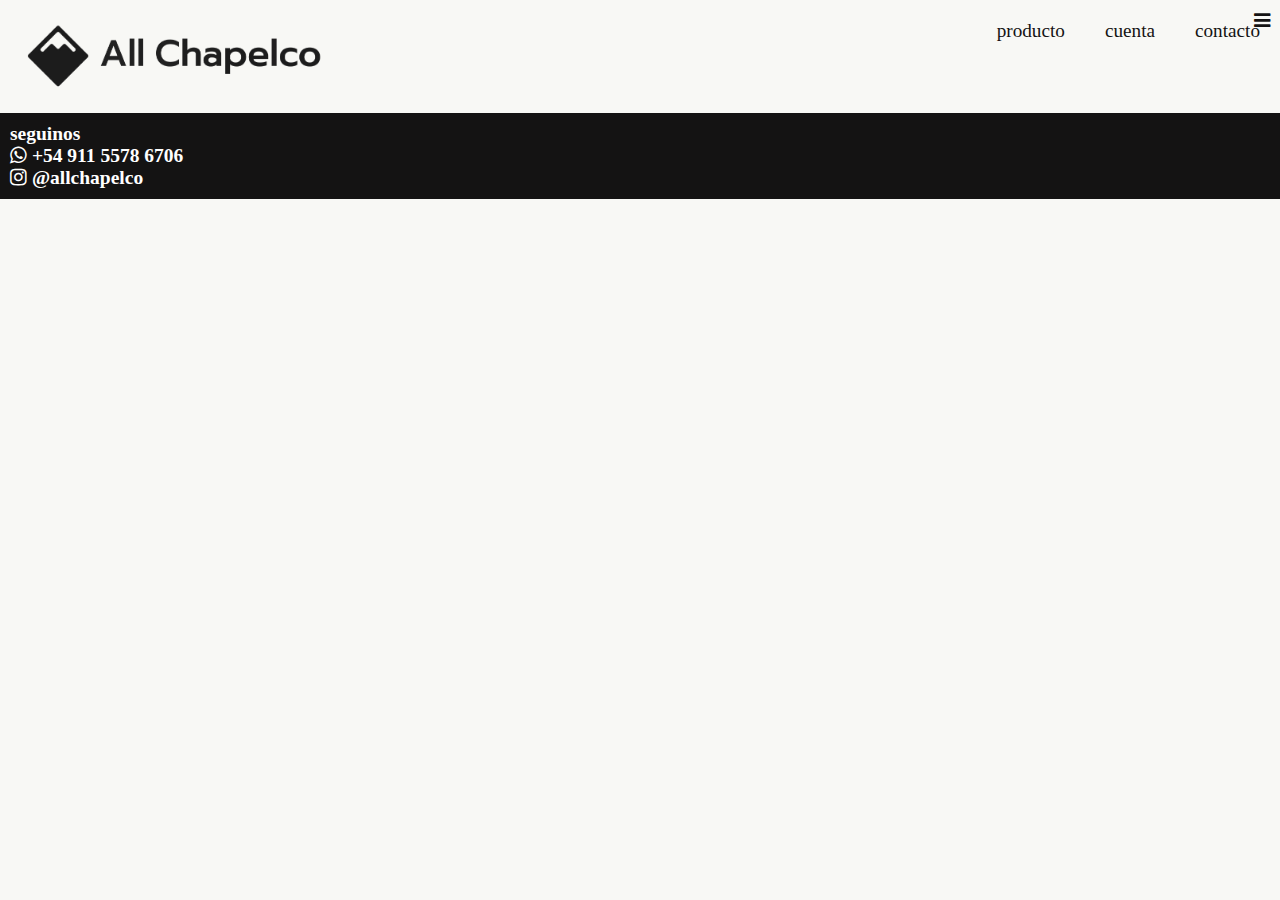
<file: micuentafinal.html>
<!doctype html>
<html>
<head>
<title> All Chapelco departamentos </title>
<meta name="viewport" content="width=devicewidth,initial-scale=1.0">
<link rel="stylesheet" href="https://cdnjs.cloudflare.com/ajax/libs/font-awesome/4.7.0/css/font-awesome.min.css">
<link rel="stylesheet" href="trabajofinal.CSS"> 
</head>
<body>
   
    <header>
        <a href="index.HTML"><img class="logo" src="logo sin fondo.png"/></a>
       <a href="#" class="icono" onclick="MiFuncion()"> 
       <i class="fa fa-bars"></i> </a>

        <nav id="navegador" class="">

            <ul>
            <il><a href="productofinla.HTML.html">producto </a></il>
           <il><a href="cuentafinal.HTML">cuenta </a></il>
            <il><a href="contantofinal.HTML">contacto </a></il>
            </ul>
        <nav>
    </header>
    <footer>
        <h2> seguinos</h2>
        <h2> <i class=" fa fa-whatsapp"> </i> +54 911 5578 6706</h2>
        <h2> <i class="fa fa-instagram"> </i> @allchapelco</h2>
    </footer>
    <script>
        function MiFuncion() 
          /* aquí se define el ID del elemento que va a tomar la clase*/
          {var x = document.getElementById("navegador");
          if (x.className === "") 
          
             /* esta es la clase que se agrega al elemento con el*/
             {id="navegador"
            x.className += "mostrarmenu";} else {x.className = "";}}
        </script> 
    </body>
</file>
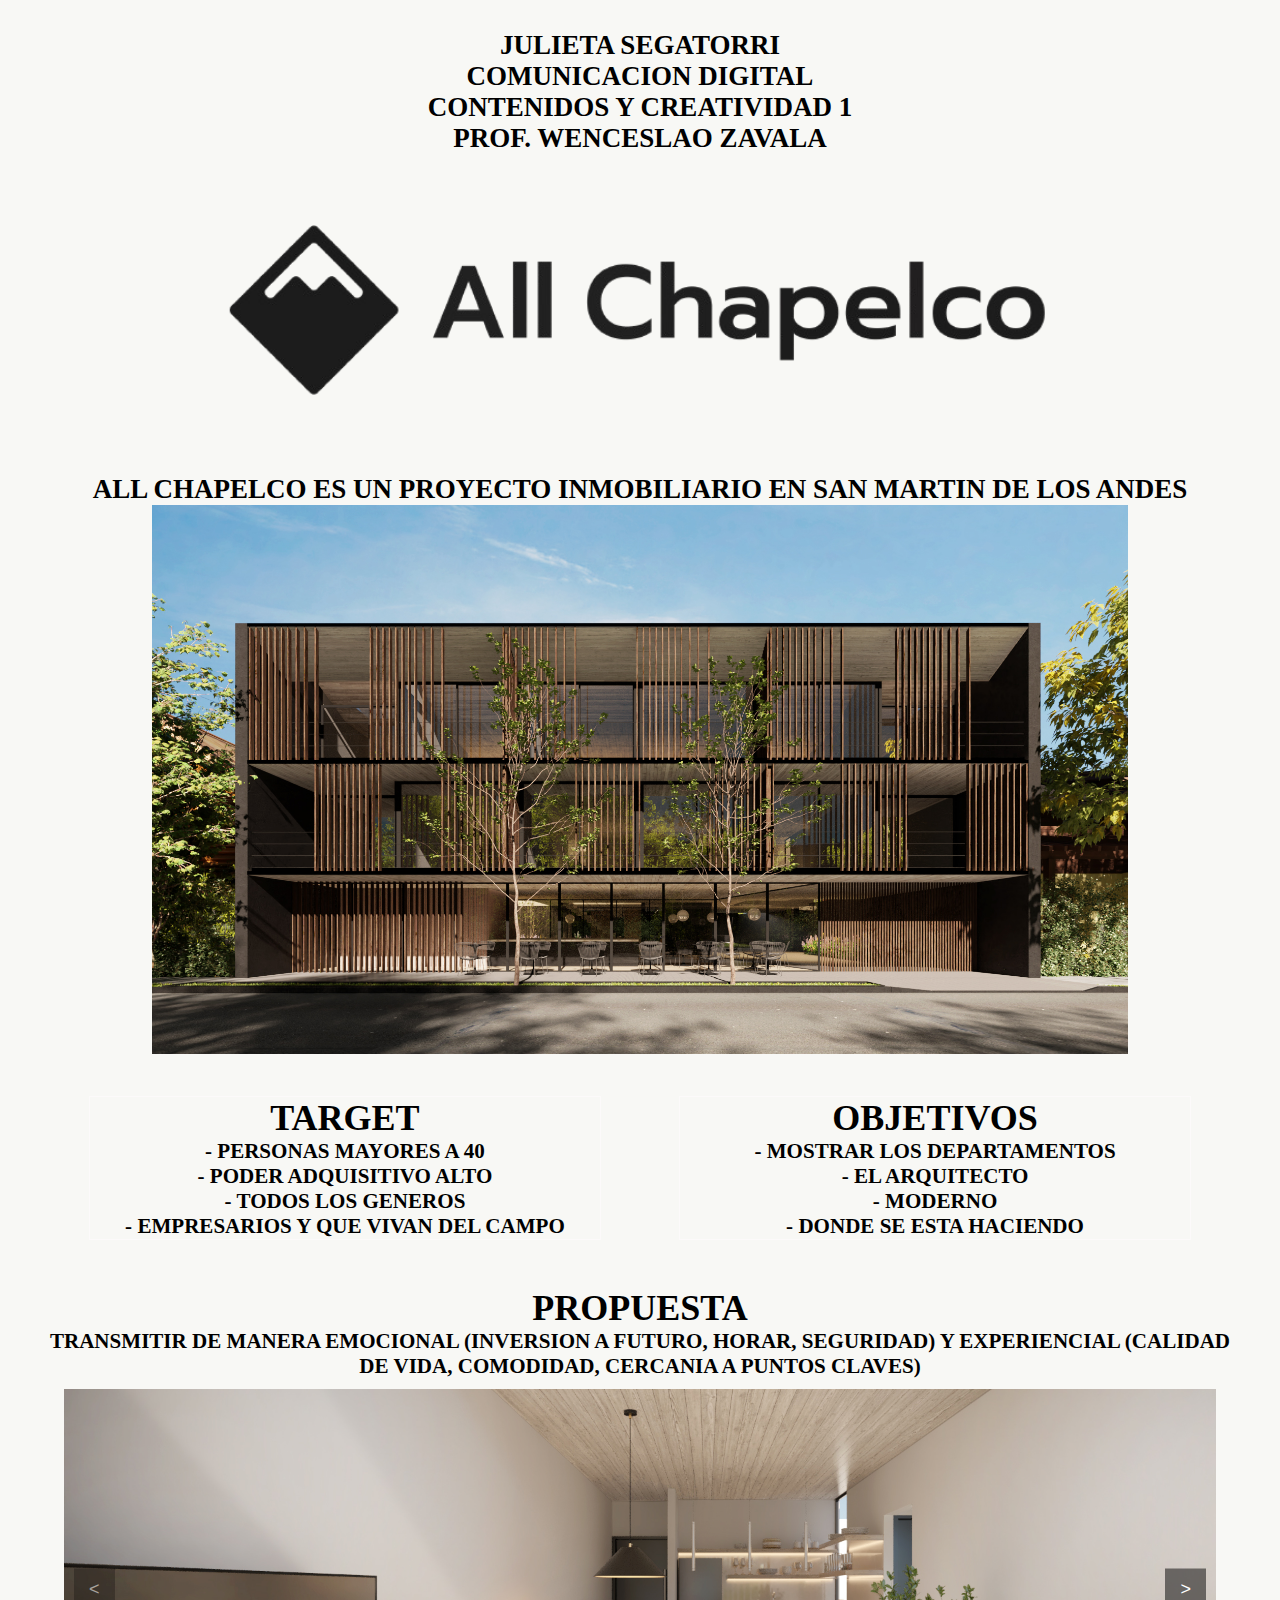
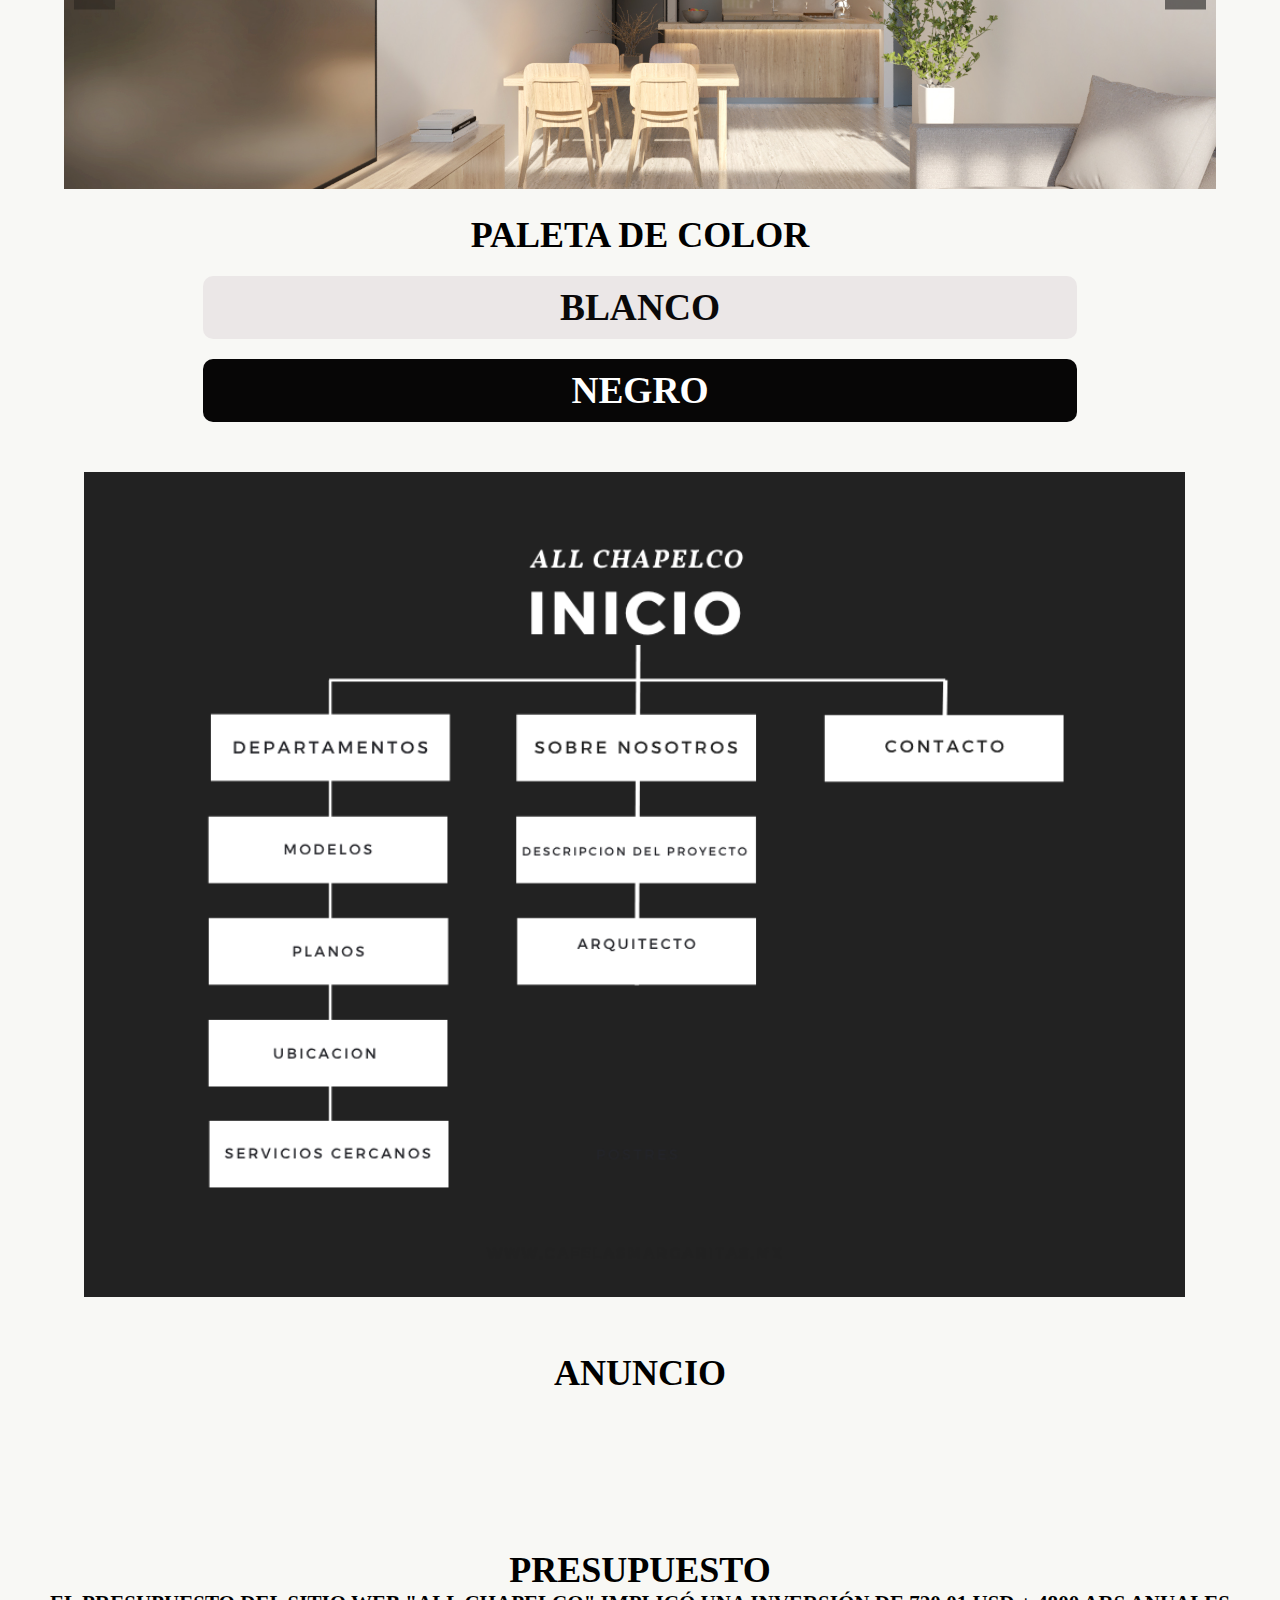
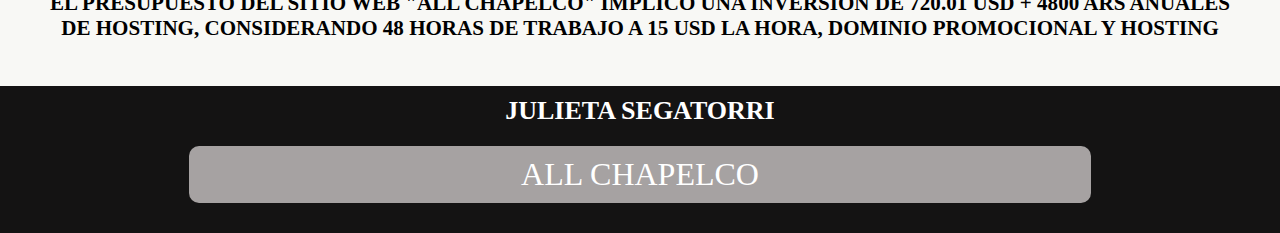
<file: presentacionm4.html>
<!doctype html>
<html>
<head>
<title> All Chapelco departamentos </title>
<meta name="viewport" content="width=devicewidth,initial-scale=1.0">
<link rel="stylesheet" href="https://cdnjs.cloudflare.com/ajax/libs/font-awesome/4.7.0/css/font-awesome.min.css">
<link rel="stylesheet" href="presentacionm4.css"> 
</head>
<body>
    <header>
    </header>

    <main> 
      <h2>JULIETA SEGATORRI</h2>
        <h2>COMUNICACION DIGITAL</h2>
        <h2>CONTENIDOS Y CREATIVIDAD 1</h2>
        <h2> PROF. WENCESLAO ZAVALA</h2>

        <img class="imagen" src="logo sin fondo.png"/>

        <h2>ALL CHAPELCO ES UN PROYECTO INMOBILIARIO EN SAN MARTIN DE LOS ANDES</h2>

        <img class="imagen" src="01. SMA FRENTE.jpg">

        <div class="caja">
            <h1> TARGET</h1>
            <h3> - PERSONAS MAYORES A 40</h3>
            <h3> - PODER ADQUISITIVO ALTO</h3>
            <h3> - TODOS LOS GENEROS</h3>
            <h3> - EMPRESARIOS Y QUE VIVAN DEL CAMPO</h3>
        </div>
        

        <div class="caja"> 
          <h1> OBJETIVOS</h3>  
          <h3> - MOSTRAR LOS DEPARTAMENTOS</h3>
          <h3> - EL ARQUITECTO</h3>
          <h3> - MODERNO</h3>
          <h3> - DONDE SE ESTA HACIENDO</h3>
        </div>

         
        <div class="PROPUESTA">
          <h1> PROPUESTA</h1>
          <h3>TRANSMITIR DE MANERA EMOCIONAL (INVERSION A FUTURO, HORAR, SEGURIDAD) Y EXPERIENCIAL (CALIDAD DE VIDA, COMODIDAD, CERCANIA A PUNTOS CLAVES)</h3>
          </div>



<div class="slider-contenedor">
            <div class="slider">
              <div class="slide"><img src="12. SMA INTERIOR 3.jpg"></div>
              <div class="slide"><img src="09. SMA SUM.jpg"></div>
              <div class="slide"><img src="05. SMA PARRILLA.jpg"></div>
            </div>
            <button class="boton-anterior"> < </button>
            <button class="boton-siguiente"> > </button>
          </div>






          <h1 class="COLOR"> PALETA DE COLOR</h1>
          <div class="PALETA1">
            <h3> BLANCO</h3>
          </div>
           <div class="PALETA2"> 
           <h3> NEGRO </h3>
            </div>

 <div class="mapa">
            <img  class="mapa"     src="mapa de sitio.png">
          </div>
 
          

<h1> ANUNCIO </h1>
<iframe class= "marcoanuncio"  src="https://julietasegatorri.github.io/allchapelco/anuncio2.html" frameborder="0" scrolling="no"></iframe>

<div class="PRESUPUESTO">
  <h1> PRESUPUESTO </h1>
  <h3> EL PRESUPUESTO DEL SITIO WEB "ALL CHAPELCO" IMPLICÓ UNA INVERSIÓN DE 720.01 USD + 4800 ARS ANUALES DE HOSTING, CONSIDERANDO 48 HORAS DE TRABAJO A 15 USD LA HORA, DOMINIO PROMOCIONAL Y HOSTING </h3>
 
</div>
          

      
          

    </main>

    <footer>
        <h1> JULIETA SEGATORRI</h1>
        <a class="link" href="https://julietasegatorri.github.io/allchapelco/"> ALL CHAPELCO</a>
    </footer>



    <script>
        document.addEventListener('DOMContentLoaded', function() {
          const sliderContenedor = document.querySelector('.slider-contenedor');
          const slider = document.querySelector('.slider');
          const slides = document.querySelectorAll('.slide');
          const botonAnterior = document.querySelector('.boton-anterior');
          const botonSiguiente = document.querySelector('.boton-siguiente');
       
          let indiceActual = 0;
          const numSlides = slides.length;
       
          function actualizarSlider() {
            slider.style.transform = `translateX(-${indiceActual * 100}vw)`;
            actualizarBotones();
          }
       
          function actualizarBotones() {
            botonAnterior.disabled = indiceActual === 0;
            botonSiguiente.disabled = indiceActual === numSlides - 1;
          }
       
          botonAnterior.addEventListener('click', function() {
            if (indiceActual > 0) {
              indiceActual--;
              actualizarSlider();
            }
          });
       
          botonSiguiente.addEventListener('click', function() {
            if (indiceActual < numSlides - 1) {
              indiceActual++;
              actualizarSlider();
            }
          });
       
          // Inicializar el slider
          actualizarSlider();
      });
      </script>






</body>
</file>
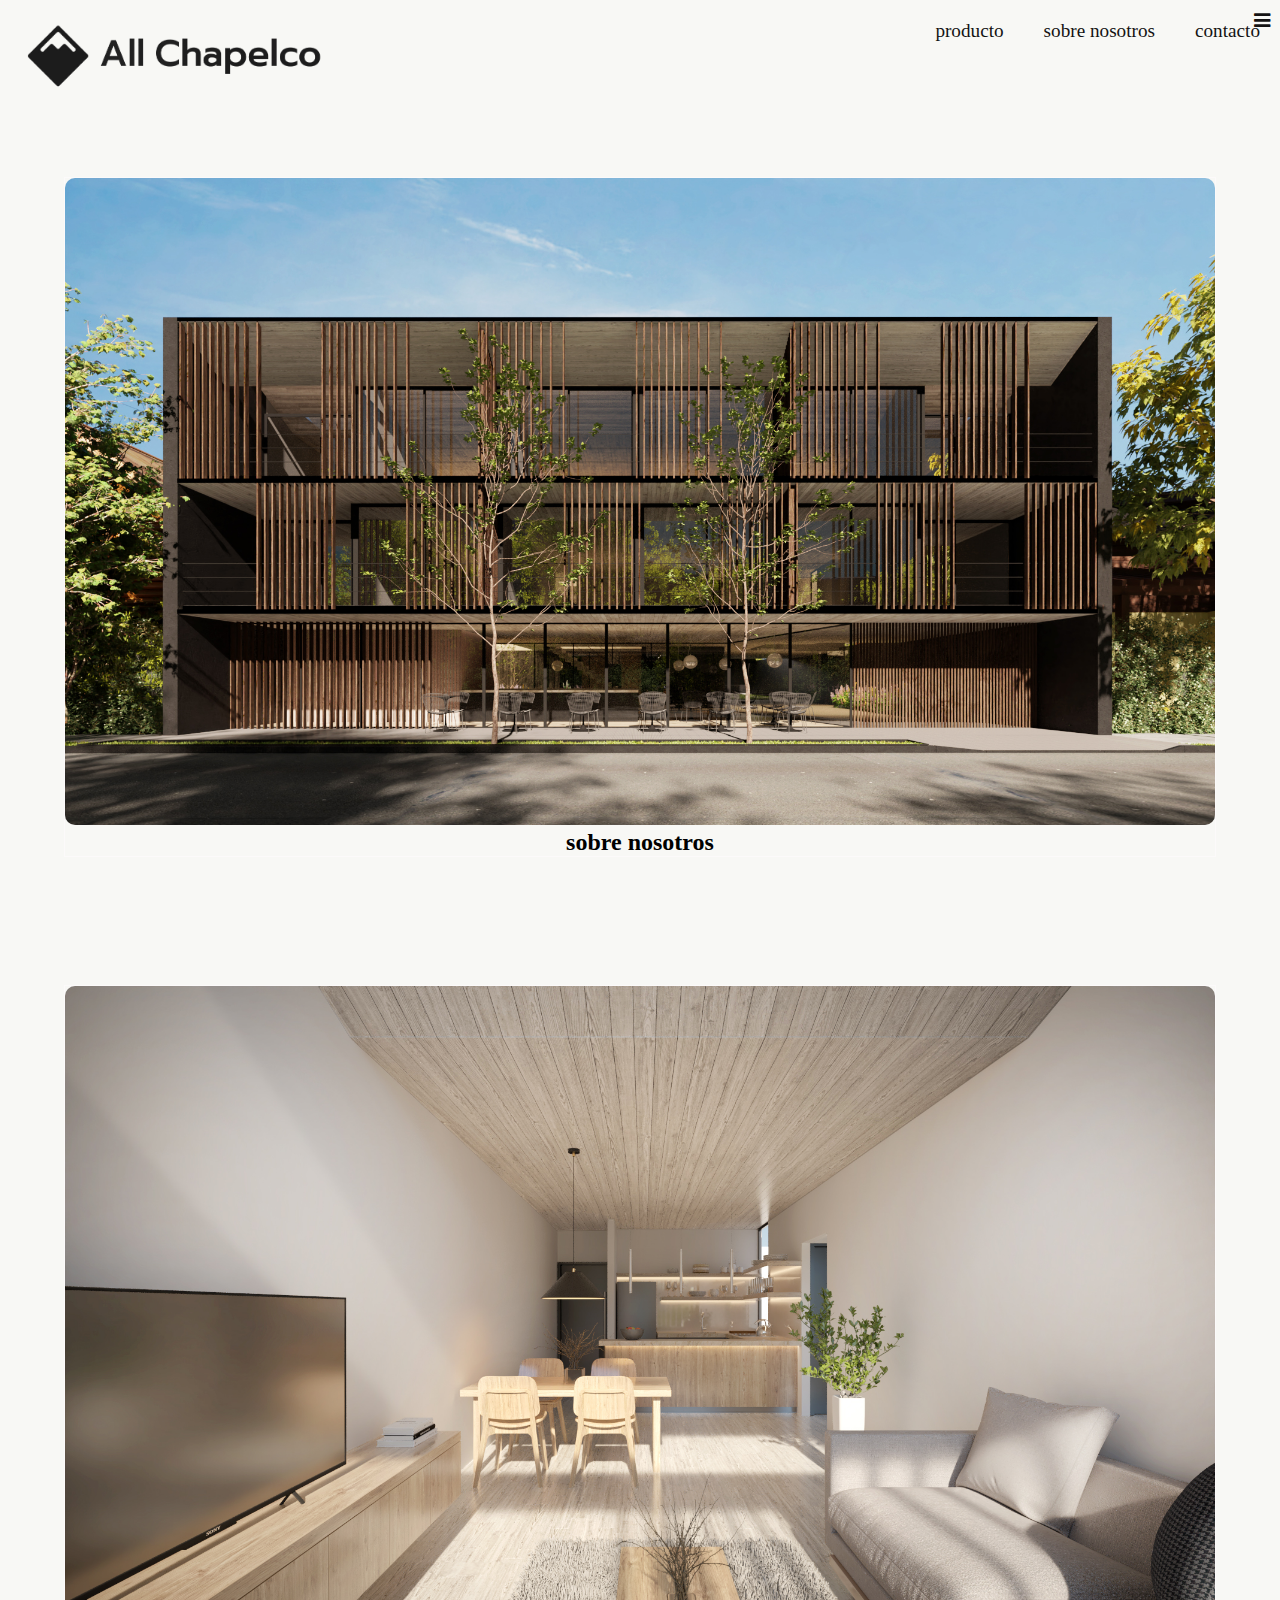
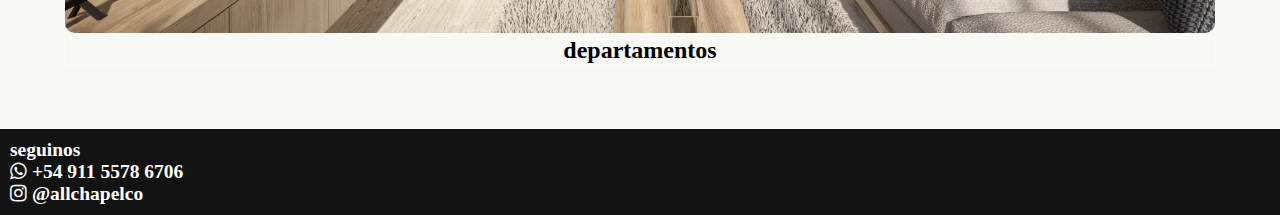
<file: productofinla.HTML.html>
<!doctype html>
<html>
<head>
<title> All Chapelco departamentos </title>
<meta name="viewport" content="width=devicewidth,initial-scale=1.0">
<link rel="stylesheet" href="https://cdnjs.cloudflare.com/ajax/libs/font-awesome/4.7.0/css/font-awesome.min.css">
<link rel="stylesheet" href="trabajofinal.CSS"> 
</head>
<body>
   
    <header>
        <a href="index.html"><img class="logo" src="logo sin fondo.png"/></a>
        <a href="#" class="icono" onclick="MiFuncion()"> 
        <i class="fa fa-bars"></i> </a>
 
        <nav>
            <ul>
            <il><a href="productofinla.HTML.html">producto </a></il>
            <il><a href="sobrenosotros.html">sobre nosotros </a></il>
            <il><a href="contantofinal.HTML">contacto </a></il>
            </ul>
        <nav>
    </header>
    <main> 
        <div class="caja">
            <a href="sobrenosotros.html"> <img src="01. SMA FRENTE.jpg" class="imgcaja"> </a>
            <a img src="01. SMA FRENTE.jpg" class="imgcaja"> </a>
            <h2> sobre nosotros</h2>
            </div>
        <div class="caja">
            <a href="departamentos.html"> <img src="12. SMA INTERIOR 3.jpg" class="imgcaja"> </a>
            <a img src="12. SMA INTERIOR 3.jpg" class="imgcaja"> </a>
            <h2>departamentos</h2>
        </div>

    </main>
</body>
<footer>
    <h2> seguinos</h2>
    <h2><i class=" fa fa-whatsapp"> </i> +54 911 5578 6706</h2>
    <h2><i class="fa fa-instagram"> </i> @allchapelco</h2>
</footer>
</file>
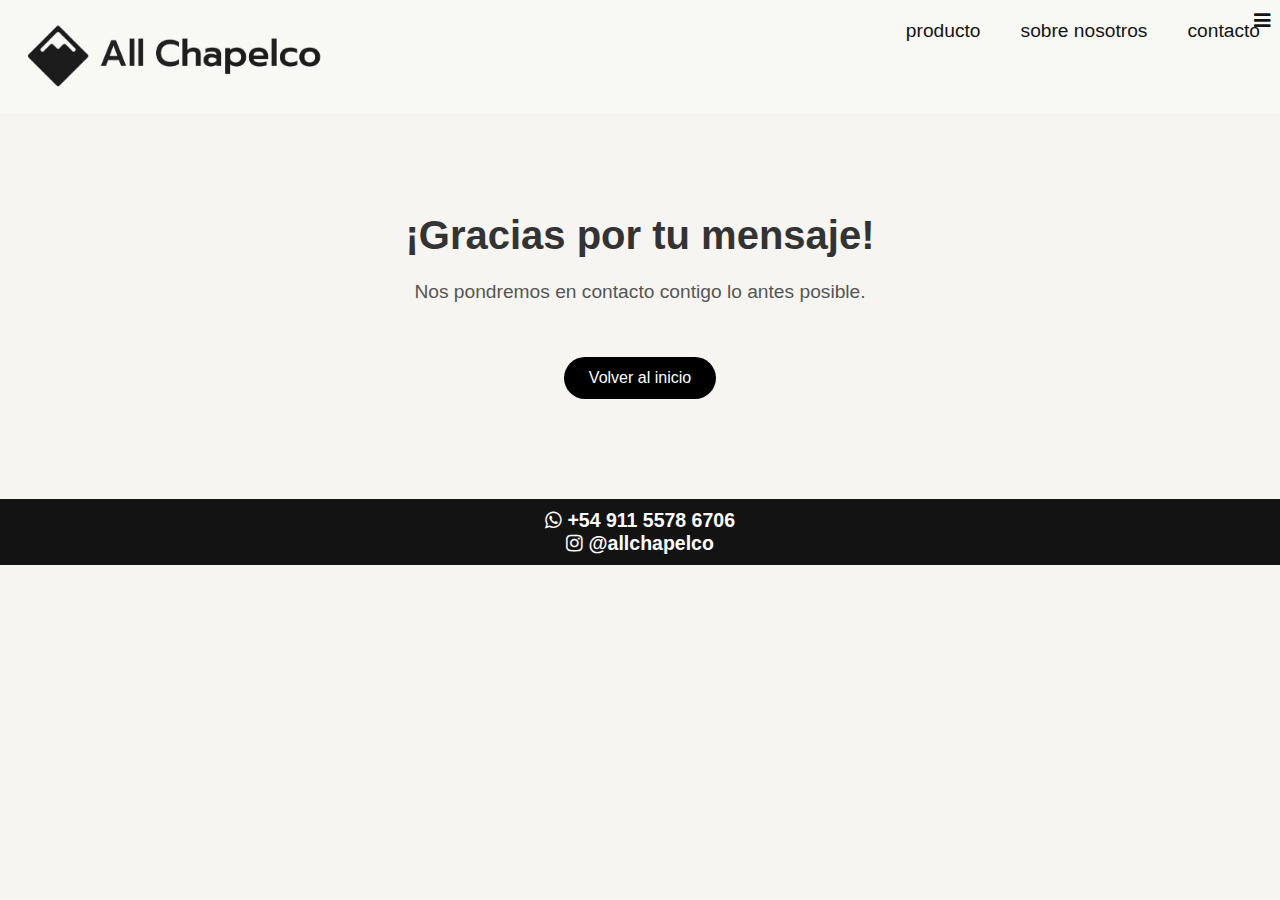
<file: respuesta.html>
<!doctype html>
<html>
<head>
<title> All Chapelco departamentos </title>
<meta name="viewport" content="width=devicewidth,initial-scale=1.0">
<link rel="stylesheet" href="https://cdnjs.cloudflare.com/ajax/libs/font-awesome/4.7.0/css/font-awesome.min.css">
<link rel="stylesheet" href="trabajofinal.CSS"> 
</head>
<body>
   
    <header>
        <a href="index.html"><img class="logo" src="logo sin fondo.png"/></a>
       <a href="#" class="icono" onclick="MiFuncion()"> 
       <i class="fa fa-bars"></i> </a>

        <nav id="navegador" class="">

            <ul>
            <il><a href="productofinla.HTML.html">producto </a></il>
            <il><a href="sobrenosotros.html">sobre nosotros</a></il>
            <il><a href="contantofinal.HTML">contacto </a></il>
            </ul>
        <nav>



    </header>
    <main> 
       
        <style>
        body {
            font-family: Arial, sans-serif;
            background-color: #f7f5f2;
            margin: 0;
            padding: 0;
            text-align: center;
        }

        .gracias-container {
            padding: 100px 20px;
        }

        h1 {
            font-size: 2.5em;
            color: #333;
        }

        p {
            font-size: 1.2em;
            color: #555;
            margin: 20px 0;
        }

        a.volver {
            display: inline-block;
            margin-top: 30px;
            padding: 12px 25px;
            background-color: #000;
            color: #fff;
            text-decoration: none;
            border-radius: 30px;
            transition: background-color 0.3s ease;
        }

        a.volver:hover {
            background-color: #444;
        }
    </style>
</head>
<body>
    <div class="gracias-container">
        <h1>¡Gracias por tu mensaje!</h1>
        <p>Nos pondremos en contacto contigo lo antes posible.</p>
        <a class="volver" href="index.html">Volver al inicio</a>
    </div>

        
    </main>
    <footer>
        
        <h2> <i class=" fa fa-whatsapp"> </i> +54 911 5578 6706</h2>
        <h2> <i class="fa fa-instagram"> </i> @allchapelco</h2>
    </footer>
    <script>
        function MiFuncion() 
          /* aquí se define el ID del elemento que va a tomar la clase*/
          {var x = document.getElementById("navegador");
          if (x.className === "") 
          
             /* esta es la clase que se agrega al elemento con el*/
             {id="navegador"
            x.className += "mostrarmenu";} else {x.className = "";}}
        </script> 
    </body>
</file>
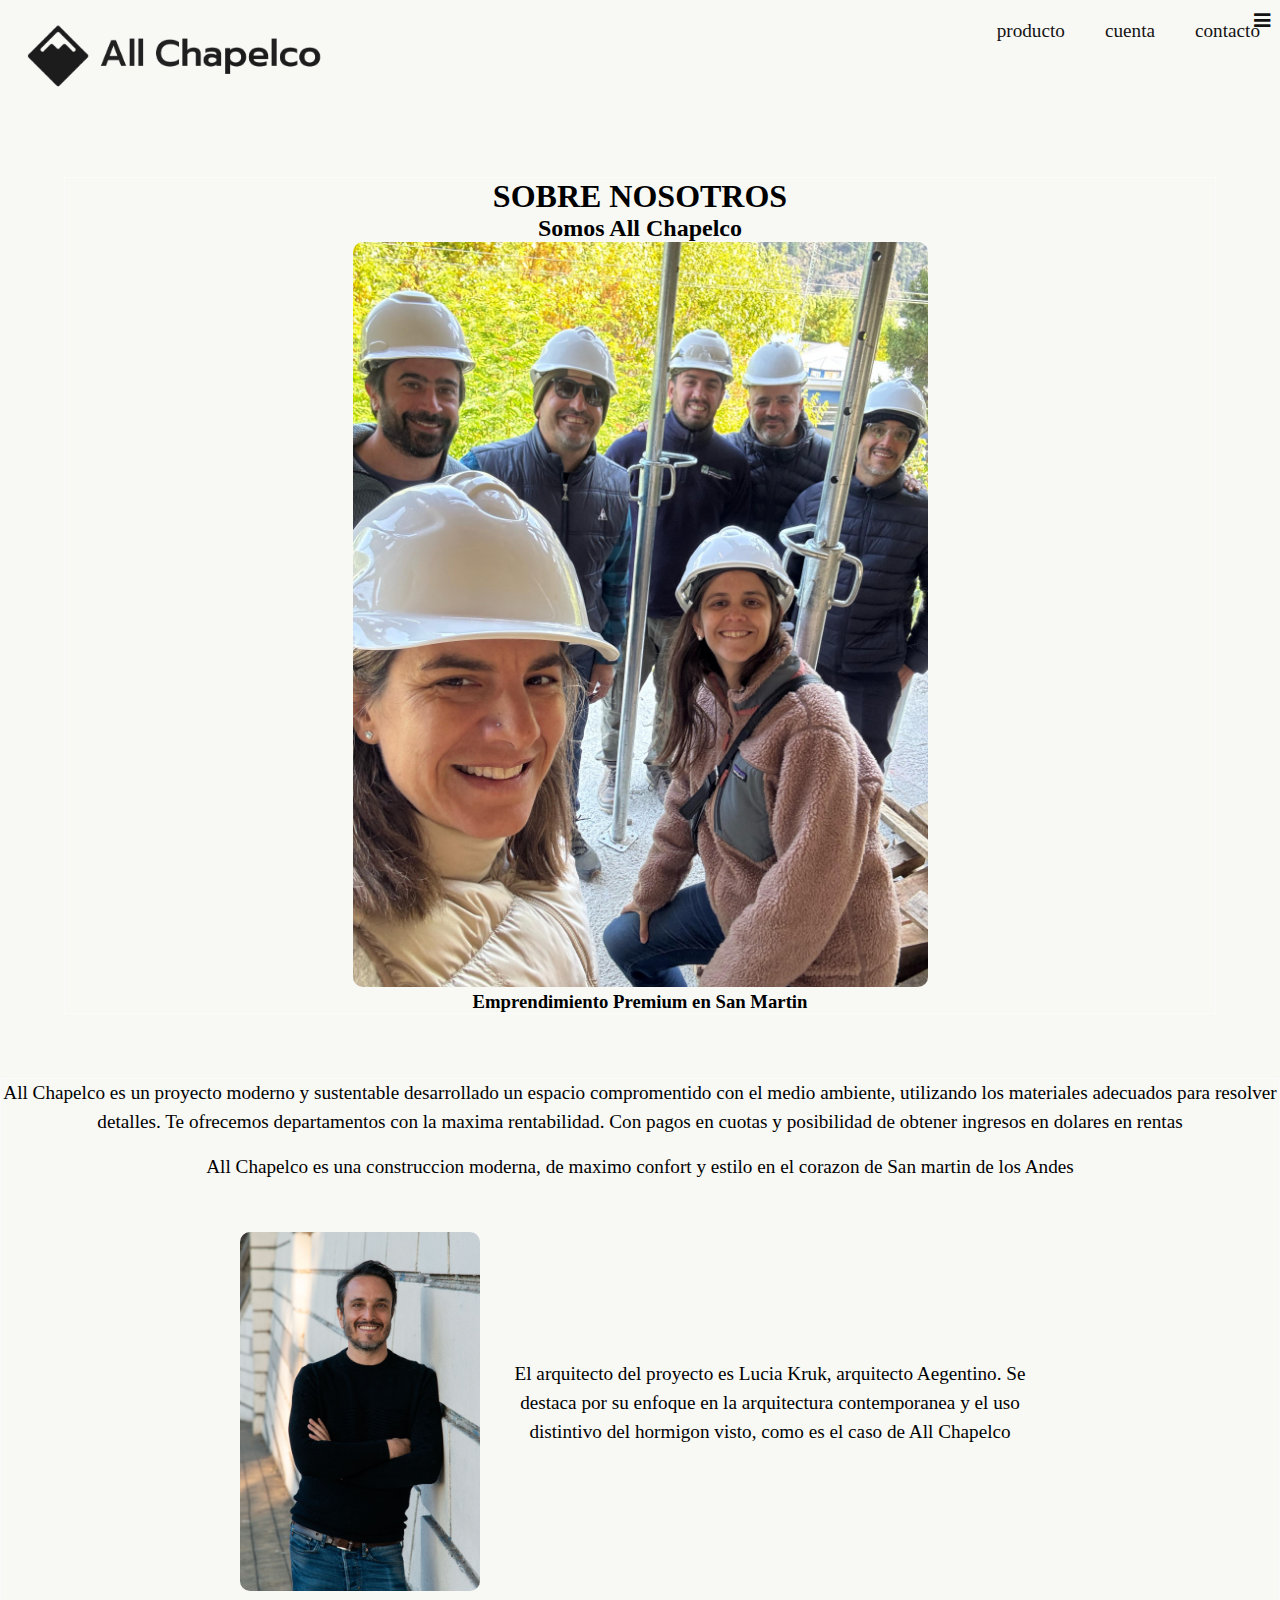
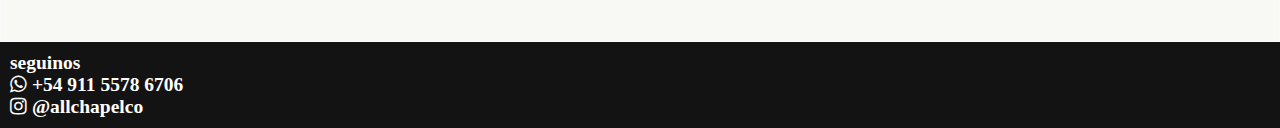
<file: sobrenosotros.html>
<!doctype html>
<html>
<head>
<title> All Chapelco departamentos </title>
<meta name="viewport" content="width=devicewidth,initial-scale=1.0">
<link rel="stylesheet" href="https://cdnjs.cloudflare.com/ajax/libs/font-awesome/4.7.0/css/font-awesome.min.css">
<link rel="stylesheet" href="trabajofinal.CSS"> 
</head>
<body>
   
    <header>
        <a href="index.html"><img class="logo" src="logo sin fondo.png"/></a>
       <a href="#" class="icono" onclick="MiFuncion()"> 
       <i class="fa fa-bars"></i> </a>

        <nav id="navegador" class="">

            <ul>
            <il><a href="productofinla.HTML.html">producto </a></il>
            <il><a href="cuentafinal.HTML">cuenta </a></il>
            <il><a href="contantofinal.HTML">contacto </a></il>
            </ul>
        <nav>
    </header>
    <main>
        <div class="caja">
<h1>SOBRE NOSOTROS</h1>
            <h2>Somos All Chapelco</h2>
            <img src="somosallchapelco5.jpg" class="foto"> 
           <h3>Emprendimiento Premium en San Martin</h3>  
         </div>

         <div class="caja informacion">
            <p>All Chapelco es un proyecto moderno y sustentable desarrollado un espacio compromentido con el medio ambiente,
                utilizando los materiales adecuados para resolver detalles. 
                Te ofrecemos departamentos con la maxima rentabilidad. Con pagos en cuotas y posibilidad de obtener ingresos en dolares en rentas </p>
         
                <p>All Chapelco es una construccion moderna, de maximo confort y estilo en el corazon de San martin de los Andes</p>
               
                <div class="contenedor">
                    <img src="lucianokruk.jpg" class="fotoluciano">
               
                   
                  <p>El arquitecto del proyecto es Lucia Kruk, arquitecto Aegentino. Se destaca por su enfoque en la arquitectura contemporanea y el uso distintivo del hormigon visto, como es el caso de All Chapelco</p>
                </div>

                
                   
        
              
         </div>

    </main>
    <footer>
        <h2> seguinos</h2>
        <h2> <i class=" fa fa-whatsapp"> </i> +54 911 5578 6706</h2>
        <h2> <i class="fa fa-instagram"> </i> @allchapelco</h2>
    </footer>
    <script>
        function MiFuncion() 
          /* aquí se define el ID del elemento que va a tomar la clase*/
          {var x = document.getElementById("navegador");
          if (x.className === "") 
          
             /* esta es la clase que se agrega al elemento con el*/
             {id="navegador"
            x.className += "mostrarmenu";} else {x.className = "";}}
        </script> 
        <script>
            document.addEventListener('DOMContentLoaded', function() {
              const sliderContenedor = document.querySelector('.slider-contenedor');
              const slider = document.querySelector('.slider');
              const slides = document.querySelectorAll('.slide');
              const botonAnterior = document.querySelector('.boton-anterior');
              const botonSiguiente = document.querySelector('.boton-siguiente');
           
              let indiceActual = 0;
              const numSlides = slides.length;
           
              function actualizarSlider() {
                slider.style.transform = `translateX(-${indiceActual * 100}vw)`;
                actualizarBotones();
              }
           
              function actualizarBotones() {
                botonAnterior.disabled = indiceActual === 0;
                botonSiguiente.disabled = indiceActual === numSlides - 1;
              }
           
              botonAnterior.addEventListener('click', function() {
                if (indiceActual > 0) {
                  indiceActual--;
                  actualizarSlider();
                }
              });
           
              botonSiguiente.addEventListener('click', function() {
                if (indiceActual < numSlides - 1) {
                  indiceActual++;
                  actualizarSlider();
                }
              });
           
              // Inicializar el slider
              actualizarSlider();
          });
          </script>
    </body>
</file>
<file: trabajofinal.CSS>
*{margin: 0}

body{ background-color: rgb(248, 248, 245);  font-family: 'Trebuchet MS';}
header{ background-color: rgb(248, 248, 245); text-align: center;display: flex;justify-content: center;justify-content: space-between; font-size: larger;}
nav ul{ display: flex;  list-style: none;}
nav ul a{color: #141313; text-decoration: none; display: inline-flex; padding: 20px; text-align: right;}
main{background-color:white (248, 248, 245); text-align: center;} 
.logo {width: 350px; text-align: left; display: flex;}


/* aca se definen las 4 columnas*/
.caja{ display: inline-block; margin: 5%; background-color: rgb(248, 248, 245);  border: 1px solid#fcfafa; box-sizing: border-box; text-align: center;}
.imgcaja{ width: 100%;border-radius: 10px}


.foto{width: 50%; border-radius: 10px}
.fotoluciano {width: 30%;border-radius: 10px}
.planos {width: 45%; border-radius: 10px}
.informacion {margin: 0%;}
.informacion h2 {margin: 10px;}

.contenedor { display: flex; align-items: center; max-width: 800px; margin: 50px auto;}
.contenedor img { max-width: 300px; height: auto; margin-right: 20px; border-radius: 10px;}
p{margin-bottom: 16px; line-height: 1.5; font-size: larger;}
footer {background-color: #141313;color:white;padding: 10px;font-size: small;}

/*aca el icono se pone arriba a la derecha*/
.icono {display: none; color: #141313; position: absolute; top: 10px;right: 10px;}

/*laptop*/
@media (max-width: 1024px)
{nav ul a {padding: 20px; text-align: right;}}


/*tabletas*/
@media(max-width: 768px)
{.caja {width: 90%;}
header {display: block; text-align: center}
nav {display: block;}}

/*celulares*/
@media(max-width: 480px)
{.caja {width: 90%;}
nav ul {display: block; text-align: right;}
nav {display:none}
nav ul a {display: block; padding: 5px; text-align: center;}
.fotoluciano {width: 30%;border-radius: 10px;}}



/*aca se agranda la foto*/
.planos {width: 100%; border-radius: 10px}

/*aca oculto la barra de navegacion*/
.icono {display: block; text-align: center; } 

/*aca se cambia la clase para mostrar el menu*/
.mostrarmenu {display: block; text-align: center; }

.slider-contenedor {
    position: relative; /* Para posicionar los botones dentro */
    width: 90vw; /* Ancho del viewport */
    overflow: hidden; /* Oculta el contenido que se sale del contenedor */
  margin: auto;}
   
  .slider {
    display: flex;
    width: 100%; /* Inicialmente al 100%, se ajustará con JS */
    scroll-snap-type: x mandatory; /* Activa el "snap" horizontal obligatorio */
    scroll-behavior: smooth; /* Para el desplazamiento suave controlado por JS */}
   
  .slide {
    flex: 0 0 100vw; /* No crecer ni encoger, ancho del viewport */
    height: 400px; /* Altura deseada para los slides */
    display: flex;
    justify-content: center;
    align-items: center;
    font-size: 2em;
    color: white;
    background-color: rgb(248, 248, 245); /* Color de fondo predeterminado */
    scroll-snap-align: start; /* El inicio del slide se alinea con el inicio del contenedor */
    box-sizing: border-box; /* Incluye padding y border en el ancho */}
   
  .boton-anterior, .boton-siguiente {
    position: absolute;
    top: 50%;
    transform: translateY(-50%);
    background: rgba(0, 0, 0, 0.5);
    color: white;
    border: none;
    padding: 10px 15px;
    cursor: pointer;
    font-size: 1em;
    z-index: 10; /* Asegura que los botones estén por encima del slider */}
   
    .slide img {width: 100%;}
  .boton-anterior {left: 10px;}
  .boton-siguiente {right: 10px;}
  .boton-anterior:disabled, .boton-siguiente:disabled {opacity: 0.5; cursor: not-allowed;}
</file>
<file: anuncio.css>
*{margin: 0}

body{ background-color: rgb(248, 248, 245);  font-family: 'Trebuchet MS';}
header{ background-color: rgb(248, 248, 245); text-align: center;display: flex;justify-content: center;justify-content: space-between; font-size: larger;}
main{background-color:white (248, 248, 245); text-align: center;} 
.logo {width: 350px; text-align: left; display: flex;}
footer {background-color: #141313;color:white;padding: 10px;font-size: small;}




/*celulares*/
@media(max-width: 480px)
{.foto{width: 100%;}}


/*tabletas*/
@media(max-width: 768px)
{.foto{width: 100%;}}



.foto {width: 50%;padding: 30px;}
.slider-contenedor {
    position: relative; /* Para posicionar los botones dentro */
    width: 90vw; /* Ancho del viewport */
    overflow: hidden; /* Oculta el contenido que se sale del contenedor */
  margin: auto;}
   
  .slider {
    display: flex;
    width: 100%; /* Inicialmente al 100%, se ajustará con JS */
    scroll-snap-type: x mandatory; /* Activa el "snap" horizontal obligatorio */
    scroll-behavior: smooth; /* Para el desplazamiento suave controlado por JS */}
   
  .slide {
    flex: 0 0 100vw; /* No crecer ni encoger, ancho del viewport */
    height: 400px; /* Altura deseada para los slides */
    display: flex;
    justify-content: center;
    align-items: center;
    font-size: 2em;
    color: white;
    background-color: rgb(248, 248, 245); /* Color de fondo predeterminado */
    scroll-snap-align: start; /* El inicio del slide se alinea con el inicio del contenedor */
    box-sizing: border-box; /* Incluye padding y border en el ancho */}
   
  .boton-anterior, .boton-siguiente {
    position: absolute;
    top: 50%;
    transform: translateY(-50%);
    background: rgba(0, 0, 0, 0.5);
    color: white;
    border: none;
    padding: 10px 15px;
    cursor: pointer;
    font-size: 1em;
    z-index: 10; /* Asegura que los botones estén por encima del slider */}
   
    .slide img {width: 100%;}
  .boton-anterior {left: 10px;}
  .boton-siguiente {right: 10px;}
  .boton-anterior:disabled, .boton-siguiente:disabled {opacity: 0.5; cursor: not-allowed;}
</file>
<file: presentacionm4.css>
*{margin: 0}
body{ background-color: rgb(248, 248, 245);  font-family: 'Trebuchet MS';}
header{ background-color: rgb(248, 248, 245); text-align: center;display: flex;justify-content: center;justify-content: space-between; font-size: larger;}
p{margin-bottom: 16px; line-height: 1.5; font-size: larger;}
footer {background-color: #141313;color:white;padding: 10px;font-size: small;text-align: center;}
main{background-color:white (248, 248, 245); text-align: center; padding: 30px;font-size: large; } 

.img {text-align: center;}
.PROPUESTA {padding: 10px; }
.PALETA1 {background-color: #ebe7e7; text-decoration: none; padding: 10px; border-radius: 10px; width: 70%; display: block; margin: 20px auto; text-align: center; font-size: xx-large; color: rgb(10, 9, 9);}
.caja{ display: inline-block; width: 42%; margin: 3%; background-color: rgb(248, 248, 245);  border: 1px solid#fcfafa; box-sizing: border-box; text-align: center;}
.PALETA2 {background-color: rgb(7, 6, 6); text-decoration: none; padding: 10px; border-radius: 10px; width: 70%; display: block; margin: 20px auto; text-align: center; font-size: xx-large; color: white;}
.imagen {width: 80%;text-align: center;}
 .PRESUPUESTO{ padding: 15px;}
.link {background-color: rgb(166, 162, 162); text-decoration: none; padding: 10px; border-radius: 10px; width: 70%; display: block; margin: 20px auto; text-align: center; font-size: xx-large; color: white;}

.COLOR{padding-top: 25px;}

.mapa {width: 95%; margin: 25px;}

.marcoanuncio {width: 728px; height: 90px; display: block; margin: 25px auto;}



/*laptop*/
@media (max-width: 1024px)

/*tabletas*/
@media (max-width: 768px)
{.caja {width: 90%;}}

/*celulares*/
@media(max-width: 480px)
{.img {text-align: center;}
.h2 {text-align: center; font-size: small;}
.logo {width: 250px}
.caja {width: 90%;}
.imagen {width: 100%;}
.mapa {width: 90%;}
.marcoanuncio {width: 300px; height: 600px; display: inline; text-align: center;}}





.slider-contenedor {
    position: relative; /* Para posicionar los botones dentro */
    width: 90vw; /* Ancho del viewport */
    overflow: hidden; /* Oculta el contenido que se sale del contenedor */
  margin: auto;}
   
  .slider {
    display: flex;
    width: 100%; /* Inicialmente al 100%, se ajustará con JS */
    scroll-snap-type: x mandatory; /* Activa el "snap" horizontal obligatorio */
    scroll-behavior: smooth; /* Para el desplazamiento suave controlado por JS */}
   
  .slide {
    flex: 0 0 100vw; /* No crecer ni encoger, ancho del viewport */
    height: 400px; /* Altura deseada para los slides */
    display: flex;
    justify-content: center;
    align-items: center;
    font-size: 2em;
    color: white;
    background-color: rgb(248, 248, 245); /* Color de fondo predeterminado */
    scroll-snap-align: start; /* El inicio del slide se alinea con el inicio del contenedor */
    box-sizing: border-box; /* Incluye padding y border en el ancho */}
   
  .boton-anterior, .boton-siguiente {
    position: absolute;
    top: 50%;
    transform: translateY(-50%);
    background: rgba(0, 0, 0, 0.5);
    color: white;
    border: none;
    padding: 10px 15px;
    cursor: pointer;
    font-size: 1em;
    z-index: 10; /* Asegura que los botones estén por encima del slider */}
   
    .slide img {width: 100%;}
  .boton-anterior {left: 10px;}
  .boton-siguiente {right: 10px;}
  .boton-anterior:disabled, .boton-siguiente:disabled {opacity: 0.5; cursor: not-allowed;}
</file>
